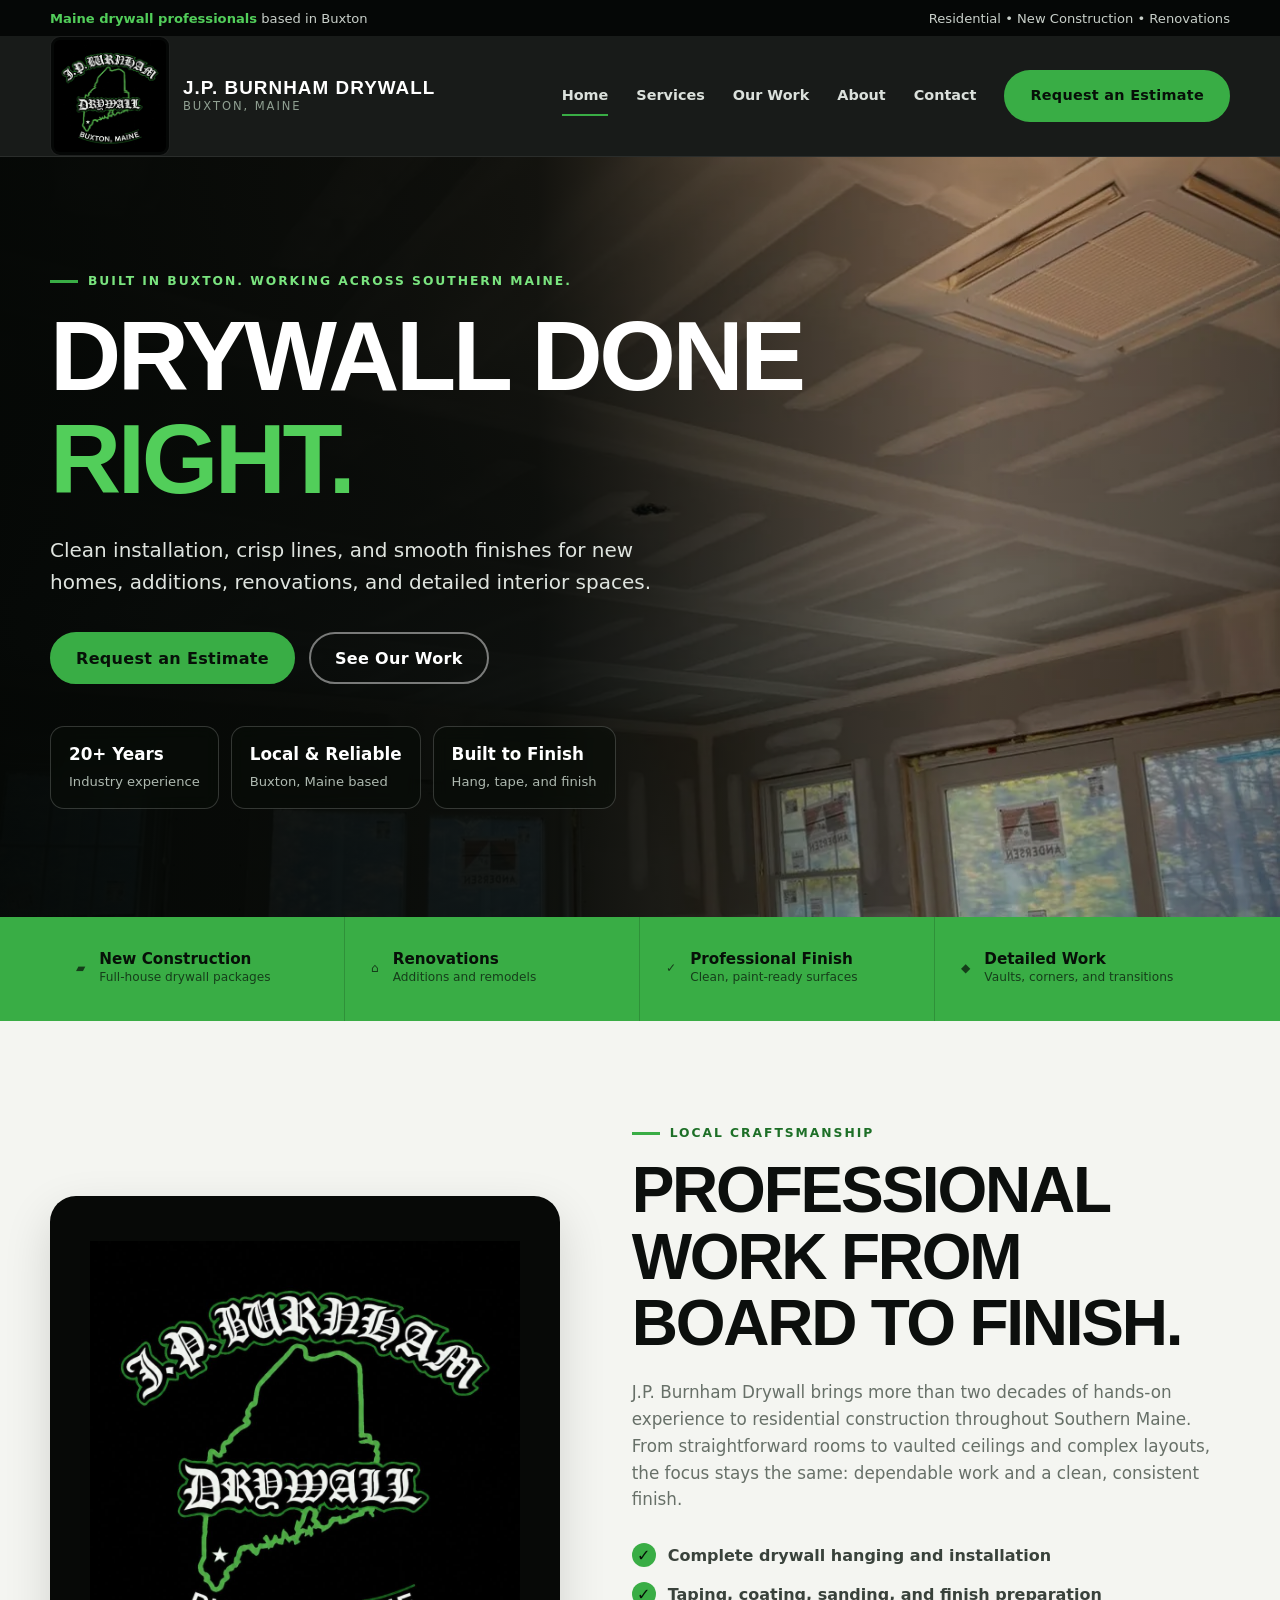
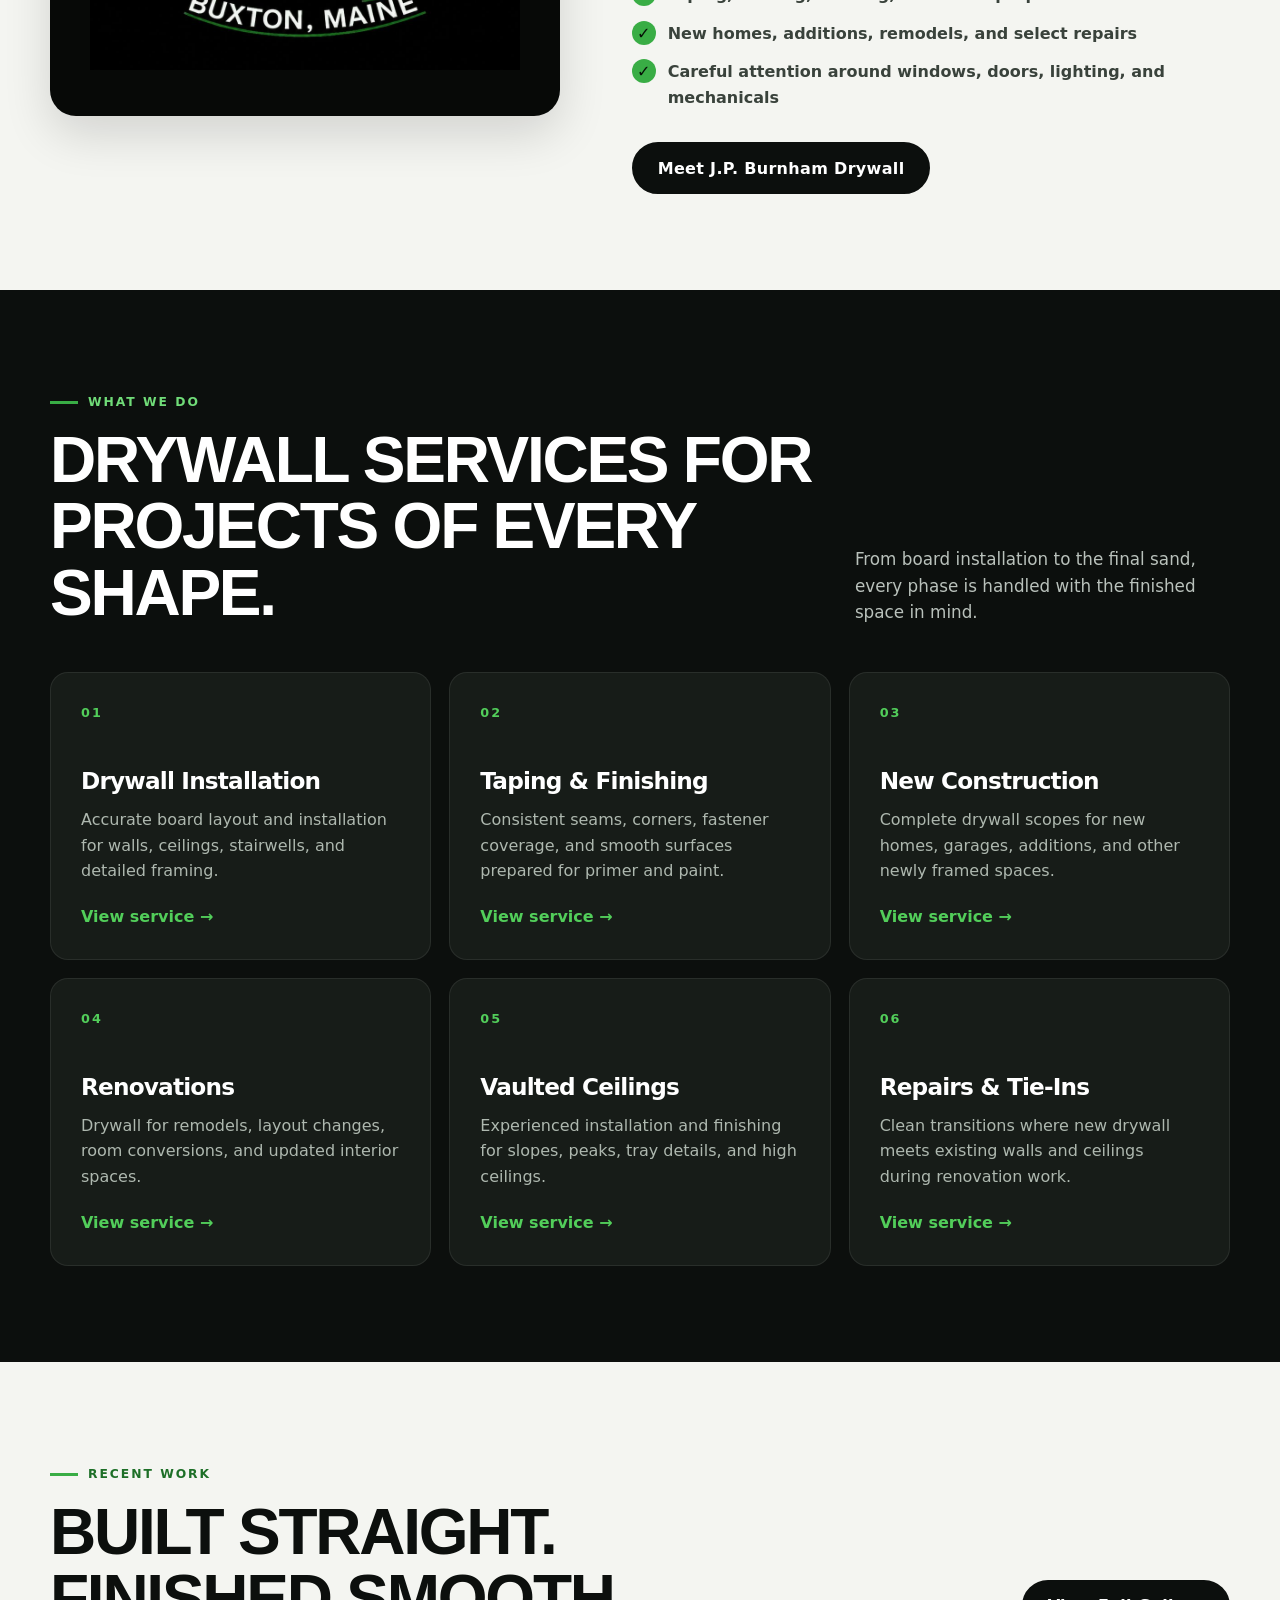
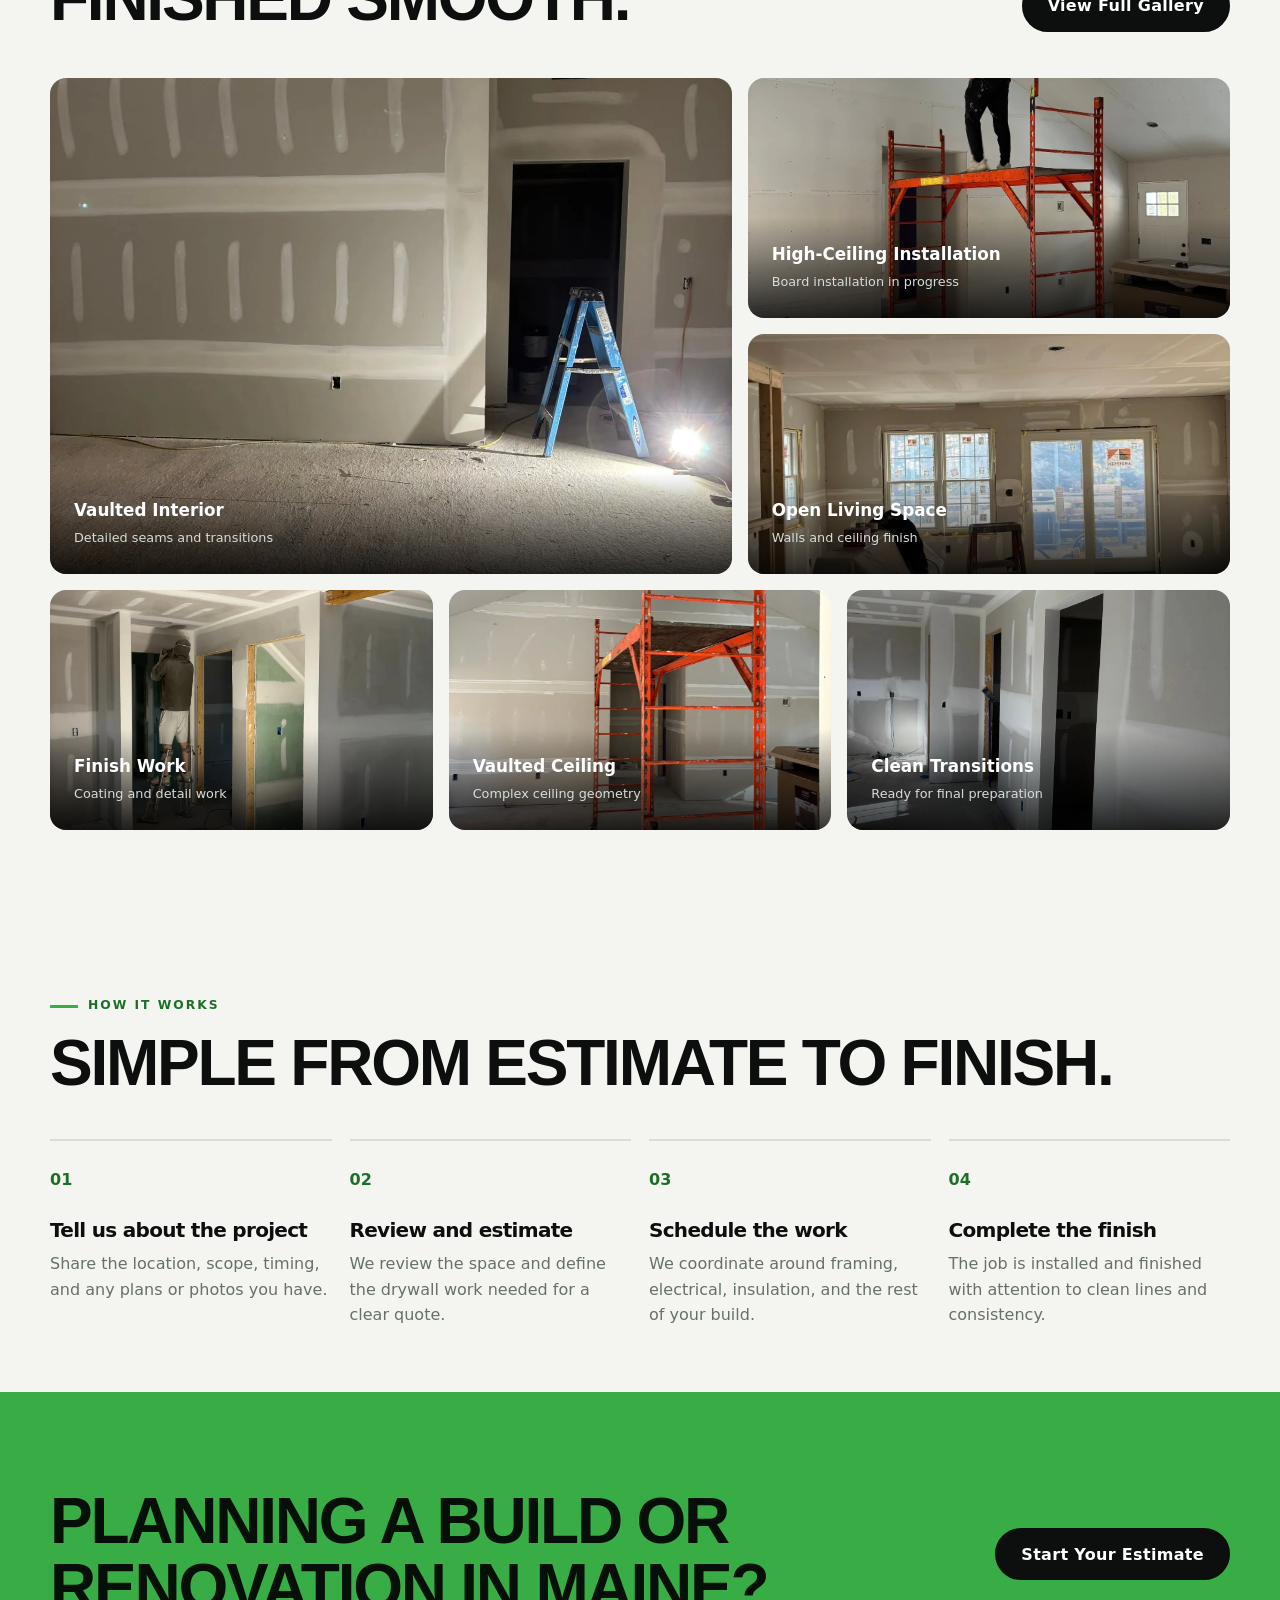
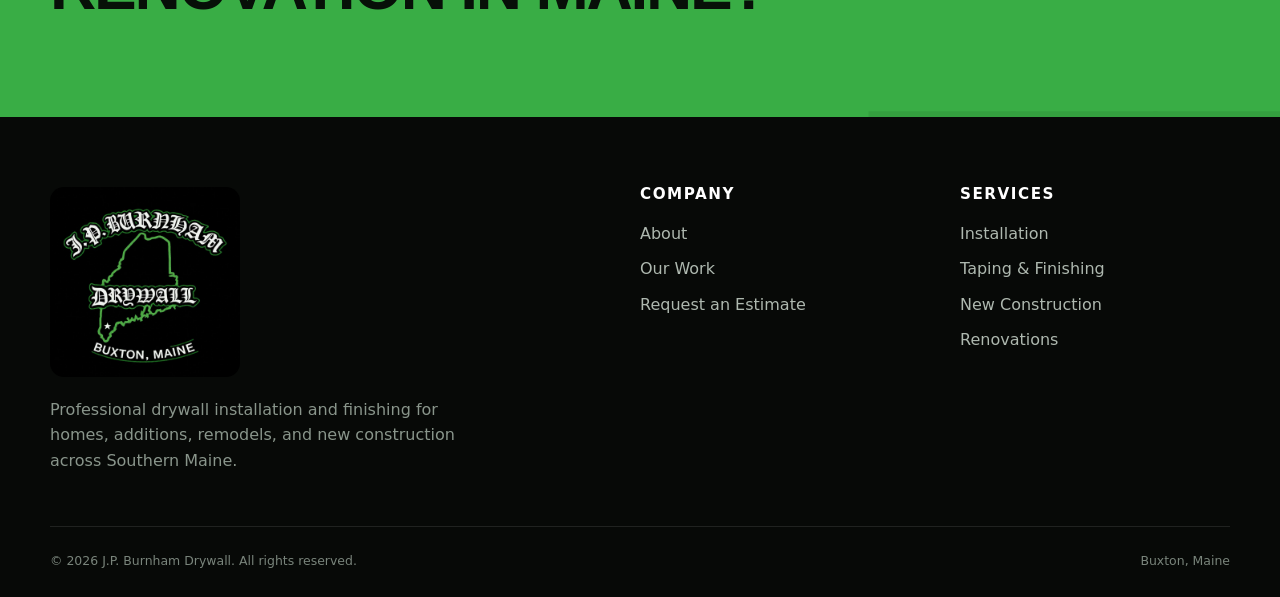
<file: index.html>
<!doctype html>
<html lang="en">
<head>
  <meta charset="utf-8">
  <meta name="viewport" content="width=device-width, initial-scale=1">
  <title>J.P. Burnham Drywall | Buxton, Maine</title>
  <meta name="description" content="Professional drywall installation and finishing for new construction, additions, and renovations in Southern Maine.">
  <meta name="theme-color" content="#0c0f0d">
  <link rel="icon" href="assets/icons/favicon.png">
  <link rel="stylesheet" href="css/styles.css">
</head>
<body>

<a class="skip-link" href="#main">Skip to content</a>
<div class="topbar"><div class="container"><span><strong>Maine drywall professionals</strong> based in Buxton</span><span>Residential • New Construction • Renovations</span></div></div>
<header class="site-header">
  <div class="container nav-wrap">
    <a class="brand" href="index.html" aria-label="J.P. Burnham Drywall home">
      <img src="assets/jpburnham-logo.jpg" alt="J.P. Burnham Drywall logo">
      <span class="brand-text"><strong>J.P. Burnham Drywall</strong><span>Buxton, Maine</span></span>
    </a>
    <button class="nav-toggle" aria-label="Open menu" aria-expanded="false"><span></span></button>
    <nav class="site-nav" aria-label="Primary navigation"><a href="index.html" aria-current="page">Home</a><a href="services.html">Services</a><a href="projects.html">Our Work</a><a href="about.html">About</a><a href="contact.html">Contact</a><a class="button" href="contact.html">Request an Estimate</a></nav>
  </div>
</header>
<main id="main">
<section class="hero">
  <div class="hero-media"><img src="assets/images/work-10.webp" alt="Large drywall project with finished seams and recessed ceiling details"></div>
  <div class="container">
    <div class="hero-copy reveal">
      <span class="eyebrow" style="color:#7ae47f">Built in Buxton. Working across Southern Maine.</span>
      <h1>Drywall done <span>right.</span></h1>
      <p class="lead">Clean installation, crisp lines, and smooth finishes for new homes, additions, renovations, and detailed interior spaces.</p>
      <div class="button-row"><a class="button" href="contact.html">Request an Estimate</a><a class="button button-outline" href="projects.html">See Our Work</a></div>
      <div class="hero-badges"><div class="hero-badge"><strong>20+ Years</strong><span>Industry experience</span></div><div class="hero-badge"><strong>Local & Reliable</strong><span>Buxton, Maine based</span></div><div class="hero-badge"><strong>Built to Finish</strong><span>Hang, tape, and finish</span></div></div>
    </div>
  </div>
</section>
<section class="trust-strip"><div class="container trust-grid"><div class="trust-item"><span class="trust-icon">▰</span><div><strong>New Construction</strong><span>Full-house drywall packages</span></div></div><div class="trust-item"><span class="trust-icon">⌂</span><div><strong>Renovations</strong><span>Additions and remodels</span></div></div><div class="trust-item"><span class="trust-icon">✓</span><div><strong>Professional Finish</strong><span>Clean, paint-ready surfaces</span></div></div><div class="trust-item"><span class="trust-icon">◆</span><div><strong>Detailed Work</strong><span>Vaults, corners, and transitions</span></div></div></div></section>
<section class="section"><div class="container intro-grid"><div class="logo-panel reveal"><img src="assets/jpburnham-logo.jpg" alt="J.P. Burnham Drywall, Buxton Maine"></div><div class="intro-copy reveal"><span class="eyebrow">Local craftsmanship</span><h2>Professional work from board to finish.</h2><p class="copy">J.P. Burnham Drywall brings more than two decades of hands-on experience to residential construction throughout Southern Maine. From straightforward rooms to vaulted ceilings and complex layouts, the focus stays the same: dependable work and a clean, consistent finish.</p><ul class="check-list"><li>Complete drywall hanging and installation</li><li>Taping, coating, sanding, and finish preparation</li><li>New homes, additions, remodels, and select repairs</li><li>Careful attention around windows, doors, lighting, and mechanicals</li></ul><a class="button button-dark" href="about.html">Meet J.P. Burnham Drywall</a></div></div></section>
<section class="section dark-section"><div class="container"><div class="section-head reveal"><div><span class="eyebrow" style="color:#70dc78">What we do</span><h2>Drywall services for projects of every shape.</h2></div><p class="copy">From board installation to the final sand, every phase is handled with the finished space in mind.</p></div><div class="services-grid">
<div class="service-card reveal"><span class="service-number">01</span><h3>Drywall Installation</h3><p>Accurate board layout and installation for walls, ceilings, stairwells, and detailed framing.</p><a href="services.html#installation">View service →</a></div>
<div class="service-card reveal"><span class="service-number">02</span><h3>Taping & Finishing</h3><p>Consistent seams, corners, fastener coverage, and smooth surfaces prepared for primer and paint.</p><a href="services.html#finishing">View service →</a></div>
<div class="service-card reveal"><span class="service-number">03</span><h3>New Construction</h3><p>Complete drywall scopes for new homes, garages, additions, and other newly framed spaces.</p><a href="services.html#new-construction">View service →</a></div>
<div class="service-card reveal"><span class="service-number">04</span><h3>Renovations</h3><p>Drywall for remodels, layout changes, room conversions, and updated interior spaces.</p><a href="services.html#renovations">View service →</a></div>
<div class="service-card reveal"><span class="service-number">05</span><h3>Vaulted Ceilings</h3><p>Experienced installation and finishing for slopes, peaks, tray details, and high ceilings.</p><a href="services.html#details">View service →</a></div>
<div class="service-card reveal"><span class="service-number">06</span><h3>Repairs & Tie-Ins</h3><p>Clean transitions where new drywall meets existing walls and ceilings during renovation work.</p><a href="services.html#repairs">View service →</a></div>
</div></div></section>
<section class="section"><div class="container"><div class="section-head reveal"><div><span class="eyebrow">Recent work</span><h2>Built straight. Finished smooth.</h2></div><a class="button button-dark" href="projects.html">View Full Gallery</a></div><div class="project-grid">
<div class="project-card reveal"><img src="assets/images/work-24.webp" alt="Finished vaulted drywall wall and ceiling" loading="lazy"><div class="project-overlay"><strong>Vaulted Interior</strong><span>Detailed seams and transitions</span></div></div>
<div class="project-card reveal"><img src="assets/images/work-28.webp" alt="Drywall installation using rolling scaffold" loading="lazy"><div class="project-overlay"><strong>High-Ceiling Installation</strong><span>Board installation in progress</span></div></div>
<div class="project-card reveal"><img src="assets/images/work-13.webp" alt="Large finished drywall room" loading="lazy"><div class="project-overlay"><strong>Open Living Space</strong><span>Walls and ceiling finish</span></div></div>
<div class="project-card reveal"><img src="assets/images/work-25.webp" alt="Drywall finisher working on interior corner" loading="lazy"><div class="project-overlay"><strong>Finish Work</strong><span>Coating and detail work</span></div></div>
<div class="project-card reveal"><img src="assets/images/work-21.webp" alt="Vaulted drywall room with scaffold" loading="lazy"><div class="project-overlay"><strong>Vaulted Ceiling</strong><span>Complex ceiling geometry</span></div></div>
<div class="project-card reveal"><img src="assets/images/work-31.webp" alt="Finished drywall hallway with clean corners" loading="lazy"><div class="project-overlay"><strong>Clean Transitions</strong><span>Ready for final preparation</span></div></div>
</div></div></section>
<section class="section-tight"><div class="container"><span class="eyebrow">How it works</span><h2>Simple from estimate to finish.</h2><div class="process-grid"><div class="process-step reveal"><span>01</span><h3>Tell us about the project</h3><p>Share the location, scope, timing, and any plans or photos you have.</p></div><div class="process-step reveal"><span>02</span><h3>Review and estimate</h3><p>We review the space and define the drywall work needed for a clear quote.</p></div><div class="process-step reveal"><span>03</span><h3>Schedule the work</h3><p>We coordinate around framing, electrical, insulation, and the rest of your build.</p></div><div class="process-step reveal"><span>04</span><h3>Complete the finish</h3><p>The job is installed and finished with attention to clean lines and consistency.</p></div></div></div></section>
<section class="section cta"><div class="container cta-grid"><h2>Planning a build or renovation in Maine?</h2><a class="button button-dark" href="contact.html">Start Your Estimate</a></div></section>
</main>

<footer class="footer">
  <div class="container">
    <div class="footer-grid">
      <div class="footer-brand">
        <img src="assets/jpburnham-logo.jpg" alt="J.P. Burnham Drywall">
        <p>Professional drywall installation and finishing for homes, additions, remodels, and new construction across Southern Maine.</p>
      </div>
      <div><h3>Company</h3><div class="footer-links"><a href="about.html">About</a><a href="projects.html">Our Work</a><a href="contact.html">Request an Estimate</a></div></div>
      <div><h3>Services</h3><div class="footer-links"><a href="services.html#installation">Installation</a><a href="services.html#finishing">Taping & Finishing</a><a href="services.html#new-construction">New Construction</a><a href="services.html#renovations">Renovations</a></div></div>
    </div>
    <div class="footer-bottom"><p>© <span data-year></span> J.P. Burnham Drywall. All rights reserved.</p><span>Buxton, Maine</span></div>
  </div>
</footer>
<script src="js/main.js"></script>
</body>
</html>
</file>
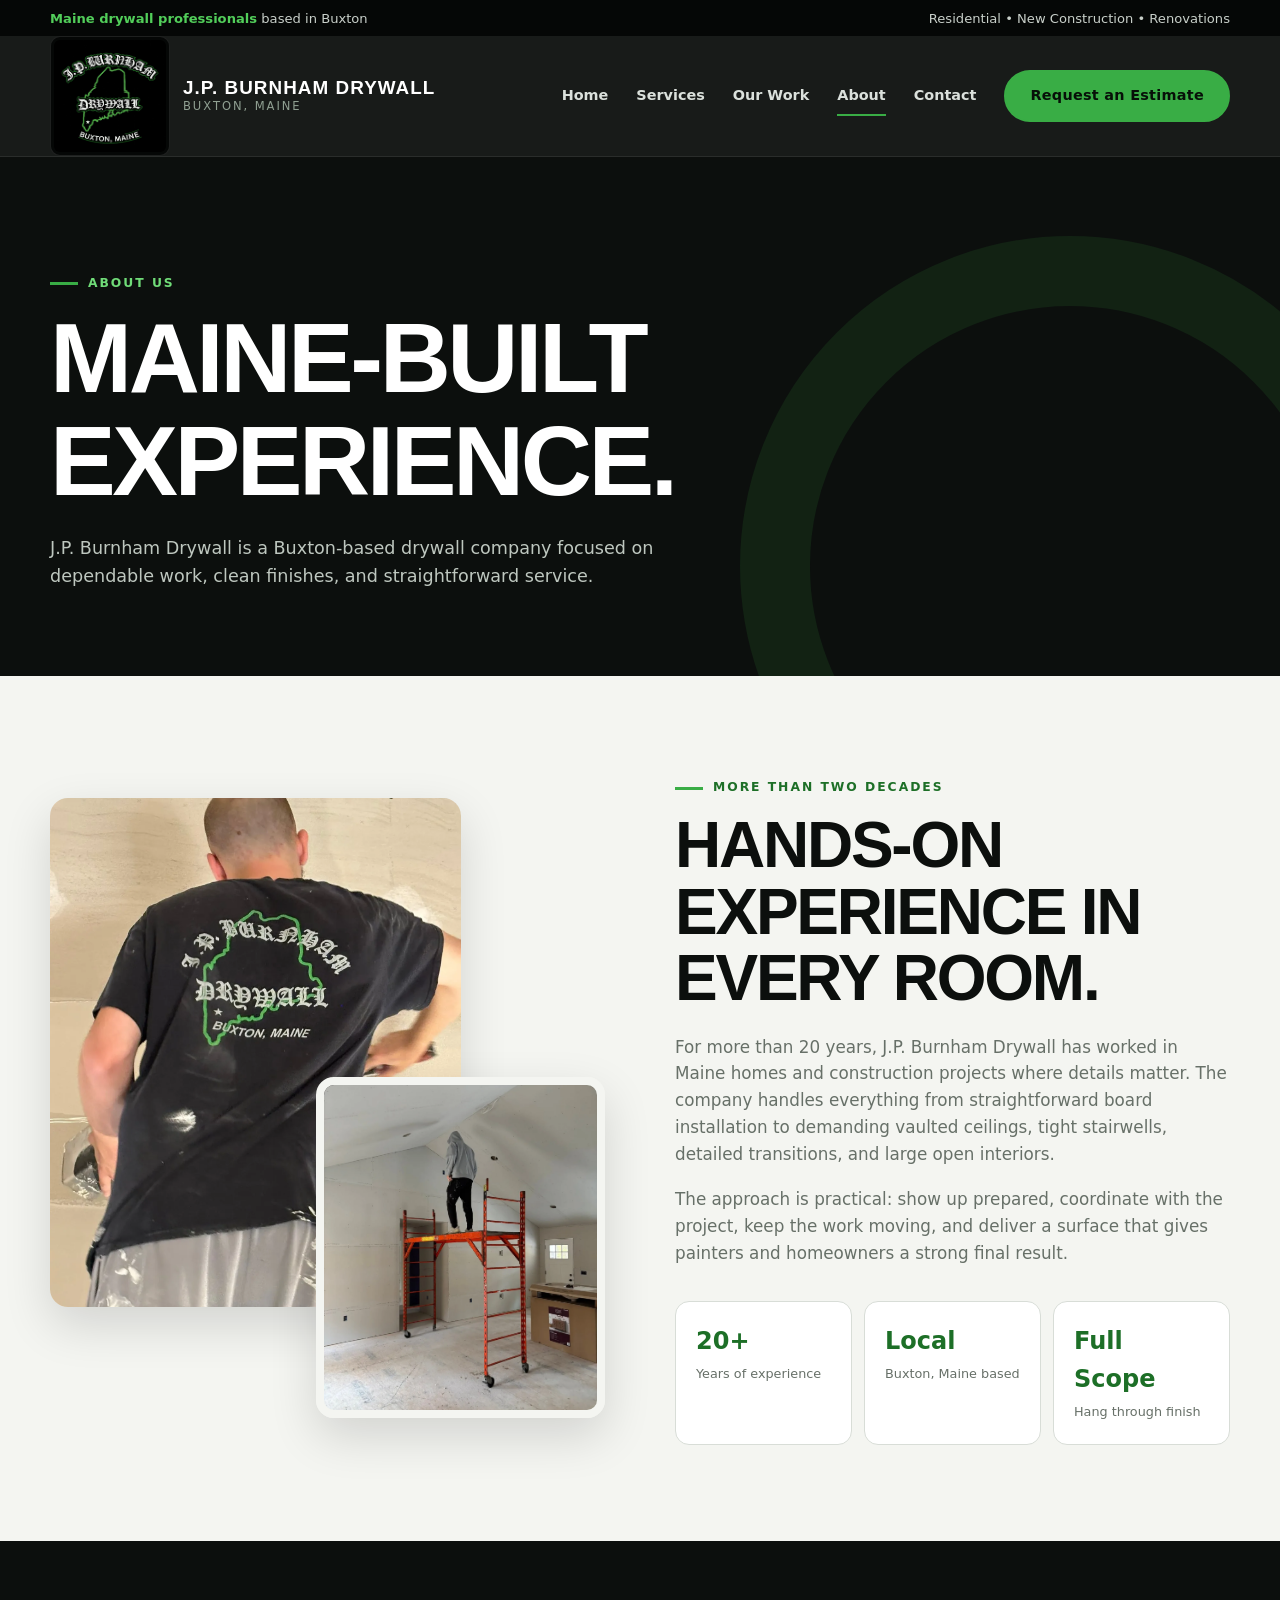
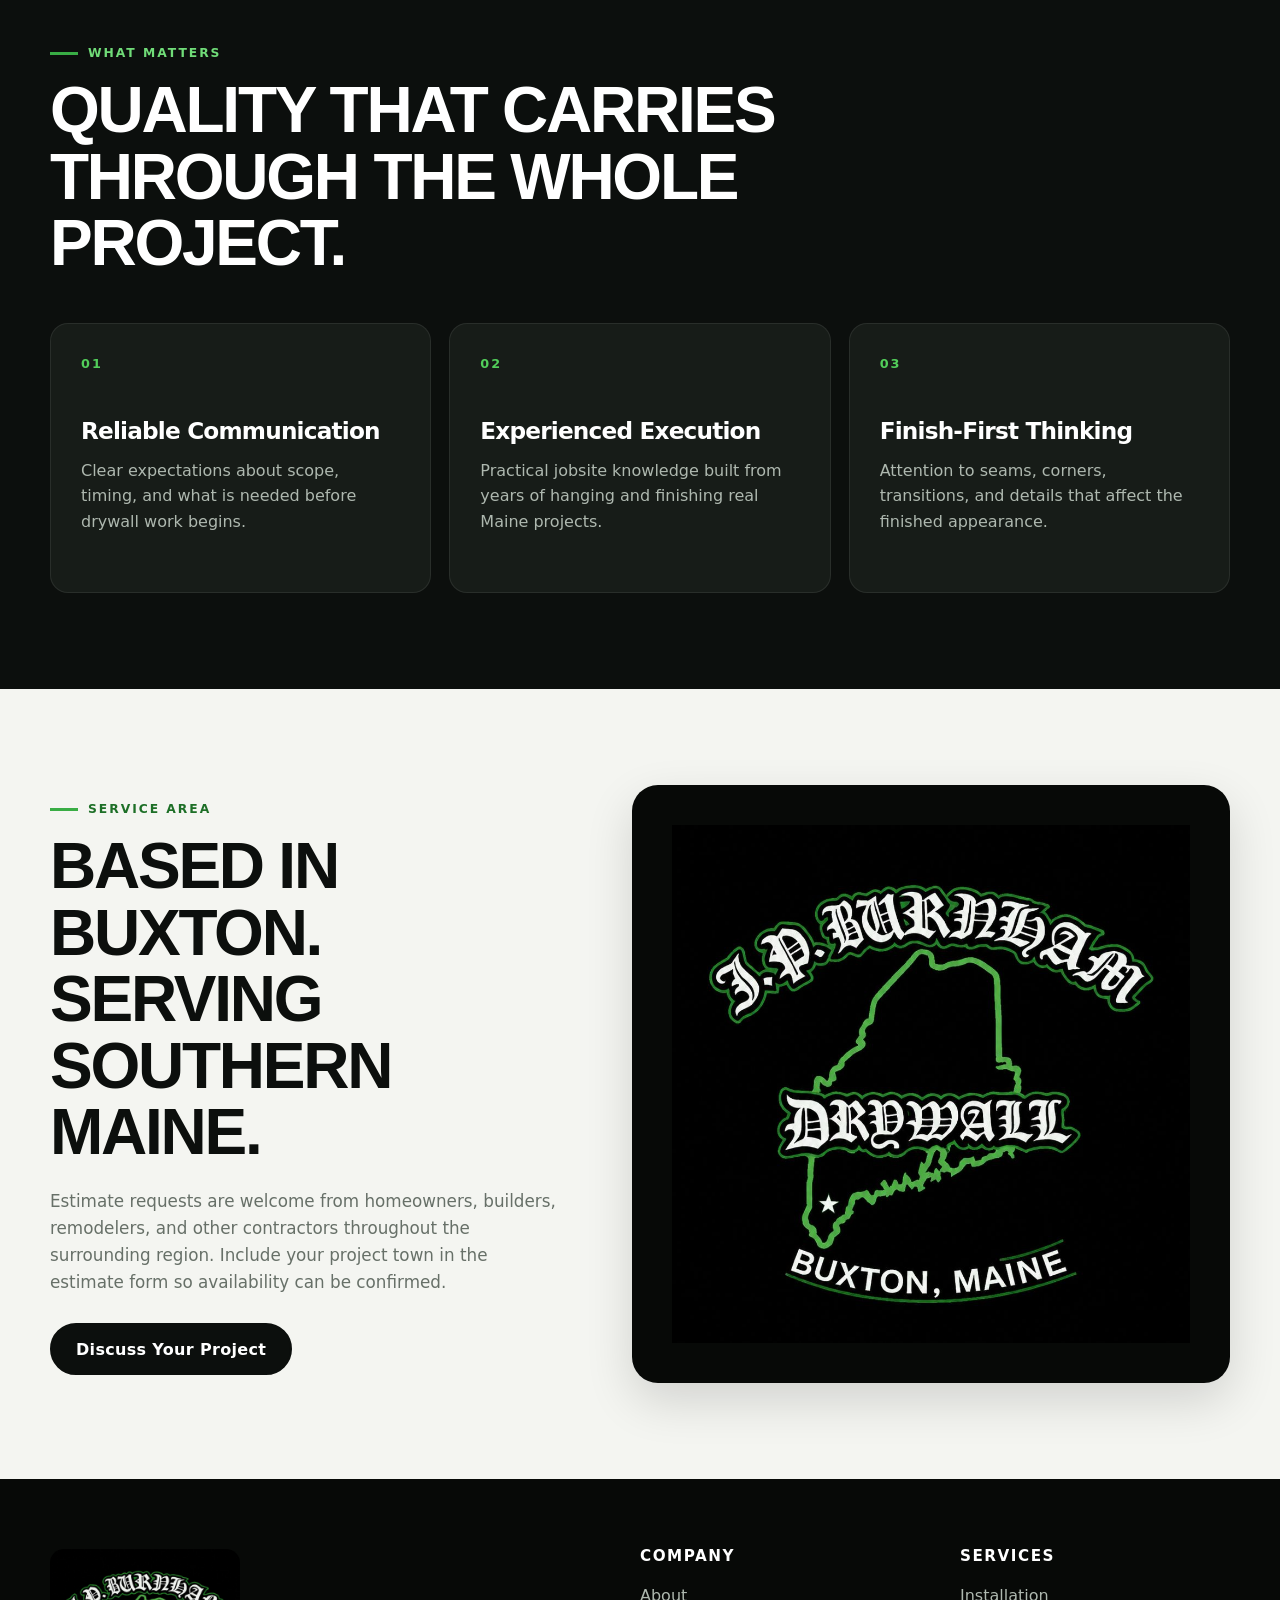
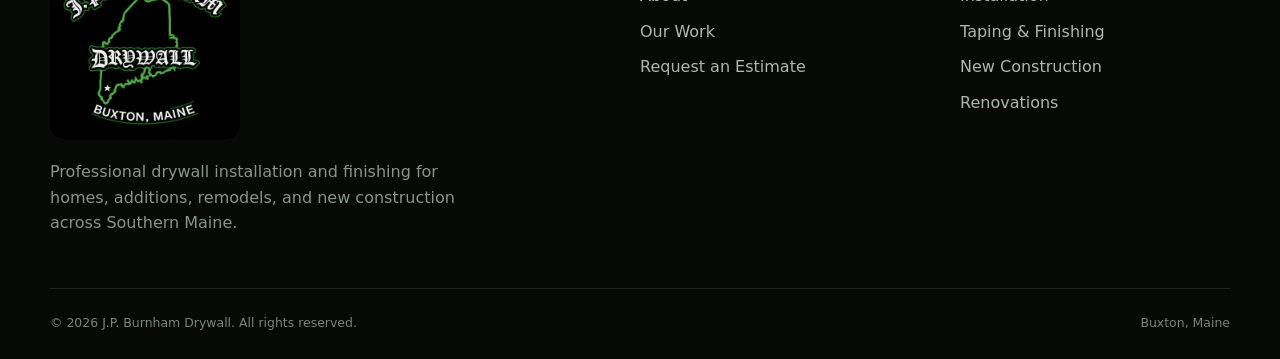
<file: about.html>
<!doctype html>
<html lang="en">
<head>
  <meta charset="utf-8">
  <meta name="viewport" content="width=device-width, initial-scale=1">
  <title>About J.P. Burnham Drywall | Buxton, Maine</title>
  <meta name="description" content="Learn about J.P. Burnham Drywall, a local Buxton, Maine drywall company with more than 20 years of industry experience.">
  <meta name="theme-color" content="#0c0f0d">
  <link rel="icon" href="assets/icons/favicon.png">
  <link rel="stylesheet" href="css/styles.css">
</head>
<body>

<a class="skip-link" href="#main">Skip to content</a>
<div class="topbar"><div class="container"><span><strong>Maine drywall professionals</strong> based in Buxton</span><span>Residential • New Construction • Renovations</span></div></div>
<header class="site-header">
  <div class="container nav-wrap">
    <a class="brand" href="index.html" aria-label="J.P. Burnham Drywall home">
      <img src="assets/jpburnham-logo.jpg" alt="J.P. Burnham Drywall logo">
      <span class="brand-text"><strong>J.P. Burnham Drywall</strong><span>Buxton, Maine</span></span>
    </a>
    <button class="nav-toggle" aria-label="Open menu" aria-expanded="false"><span></span></button>
    <nav class="site-nav" aria-label="Primary navigation"><a href="index.html">Home</a><a href="services.html">Services</a><a href="projects.html">Our Work</a><a href="about.html" aria-current="page">About</a><a href="contact.html">Contact</a><a class="button" href="contact.html">Request an Estimate</a></nav>
  </div>
</header>
<main id="main">
<section class="page-hero"><div class="container"><span class="eyebrow" style="color:#70dc78">About us</span><h1>Maine-built experience.</h1><p>J.P. Burnham Drywall is a Buxton-based drywall company focused on dependable work, clean finishes, and straightforward service.</p></div></section>
<section class="section"><div class="container split"><div class="photo-stack reveal"><img src="assets/images/work-01.webp" alt="J.P. Burnham Drywall team member wearing company shirt" loading="lazy"><img src="assets/images/work-28.webp" alt="Drywall installation on a vaulted ceiling" loading="lazy"></div><div class="reveal"><span class="eyebrow">More than two decades</span><h2>Hands-on experience in every room.</h2><p class="copy" style="margin-top:22px">For more than 20 years, J.P. Burnham Drywall has worked in Maine homes and construction projects where details matter. The company handles everything from straightforward board installation to demanding vaulted ceilings, tight stairwells, detailed transitions, and large open interiors.</p><p class="copy" style="margin-top:18px">The approach is practical: show up prepared, coordinate with the project, keep the work moving, and deliver a surface that gives painters and homeowners a strong final result.</p><div class="stats"><div class="stat"><strong>20+</strong><span>Years of experience</span></div><div class="stat"><strong>Local</strong><span>Buxton, Maine based</span></div><div class="stat"><strong>Full Scope</strong><span>Hang through finish</span></div></div></div></div></section>
<section class="section dark-section"><div class="container"><div class="section-head"><div><span class="eyebrow" style="color:#70dc78">What matters</span><h2>Quality that carries through the whole project.</h2></div></div><div class="services-grid"><div class="service-card reveal"><span class="service-number">01</span><h3>Reliable Communication</h3><p>Clear expectations about scope, timing, and what is needed before drywall work begins.</p></div><div class="service-card reveal"><span class="service-number">02</span><h3>Experienced Execution</h3><p>Practical jobsite knowledge built from years of hanging and finishing real Maine projects.</p></div><div class="service-card reveal"><span class="service-number">03</span><h3>Finish-First Thinking</h3><p>Attention to seams, corners, transitions, and details that affect the finished appearance.</p></div></div></div></section>
<section class="section"><div class="container intro-grid"><div class="reveal"><span class="eyebrow">Service area</span><h2>Based in Buxton. Serving Southern Maine.</h2><p class="copy" style="margin-top:22px">Estimate requests are welcome from homeowners, builders, remodelers, and other contractors throughout the surrounding region. Include your project town in the estimate form so availability can be confirmed.</p><a class="button button-dark" href="contact.html" style="margin-top:28px">Discuss Your Project</a></div><div class="logo-panel reveal"><img src="assets/jpburnham-logo.jpg" alt="J.P. Burnham Drywall logo"></div></div></section>
</main>

<footer class="footer">
  <div class="container">
    <div class="footer-grid">
      <div class="footer-brand">
        <img src="assets/jpburnham-logo.jpg" alt="J.P. Burnham Drywall">
        <p>Professional drywall installation and finishing for homes, additions, remodels, and new construction across Southern Maine.</p>
      </div>
      <div><h3>Company</h3><div class="footer-links"><a href="about.html">About</a><a href="projects.html">Our Work</a><a href="contact.html">Request an Estimate</a></div></div>
      <div><h3>Services</h3><div class="footer-links"><a href="services.html#installation">Installation</a><a href="services.html#finishing">Taping & Finishing</a><a href="services.html#new-construction">New Construction</a><a href="services.html#renovations">Renovations</a></div></div>
    </div>
    <div class="footer-bottom"><p>© <span data-year></span> J.P. Burnham Drywall. All rights reserved.</p><span>Buxton, Maine</span></div>
  </div>
</footer>
<script src="js/main.js"></script>
</body>
</html>
</file>
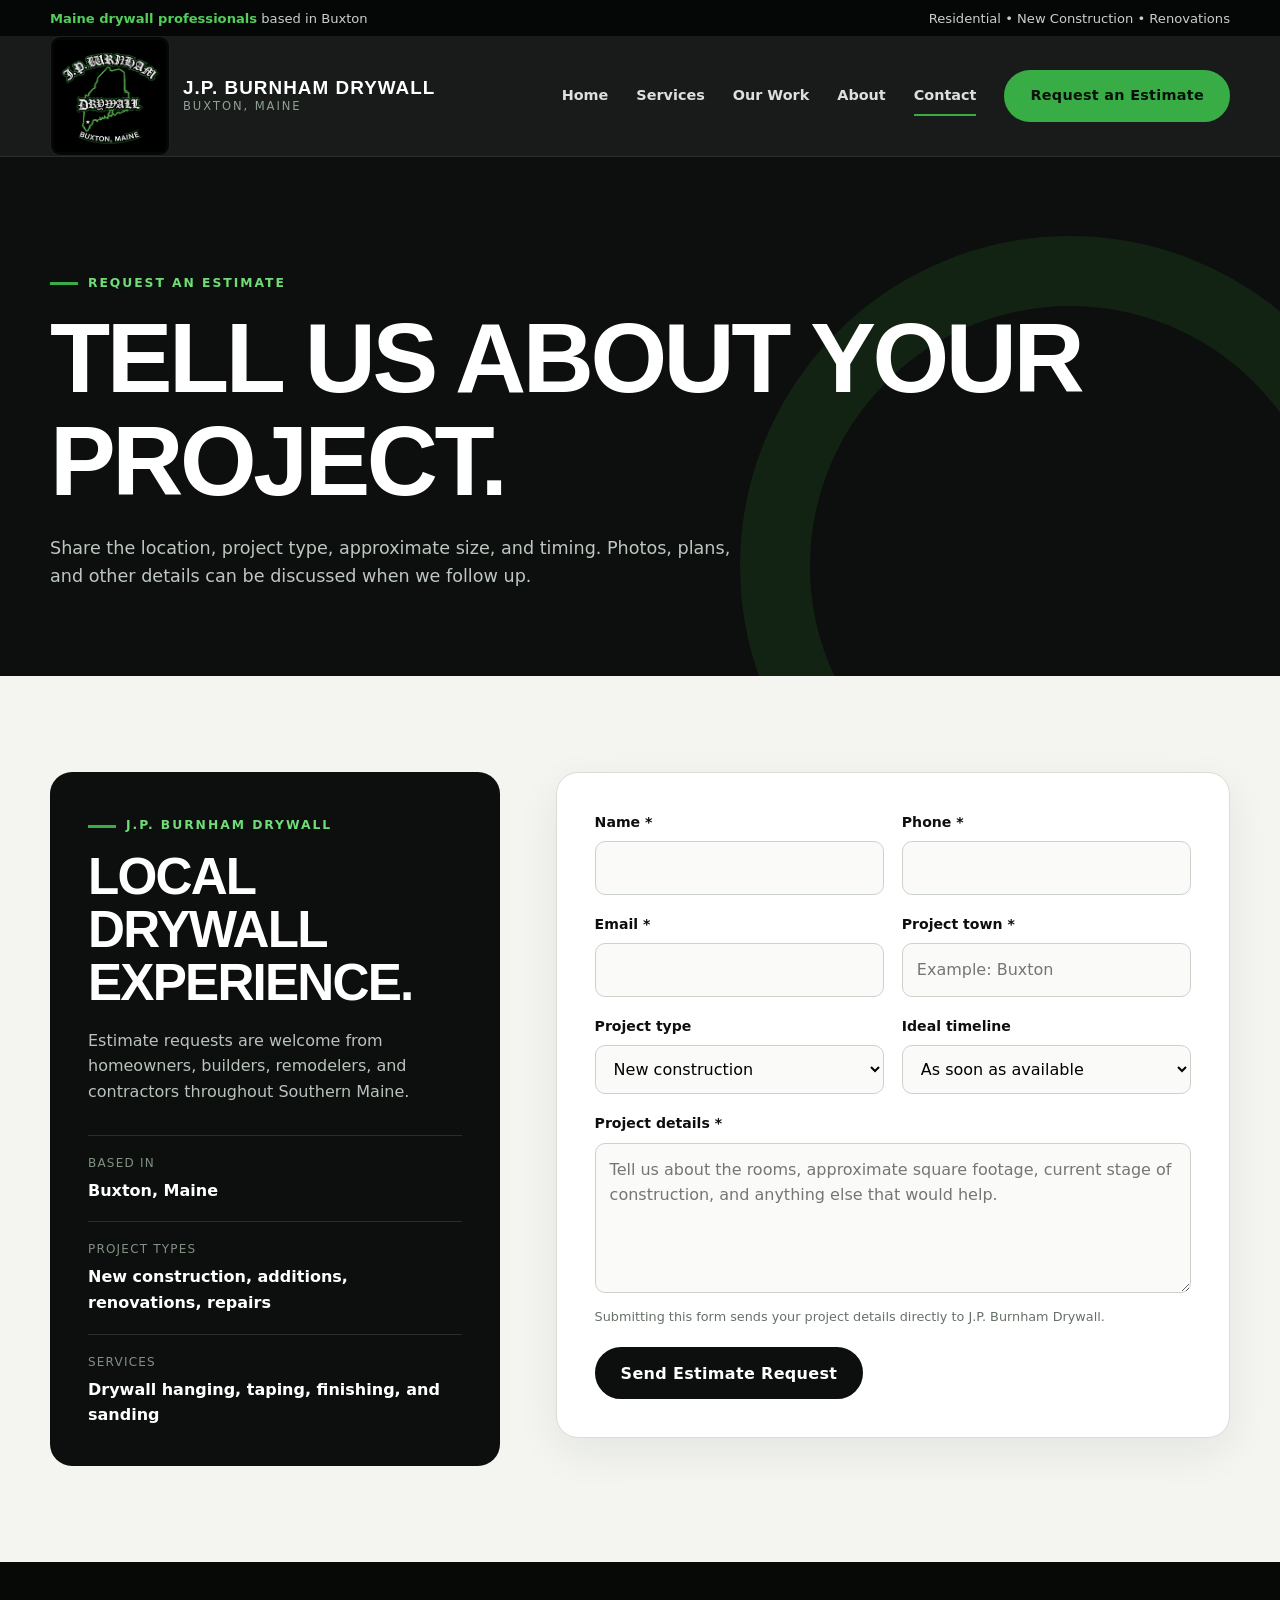
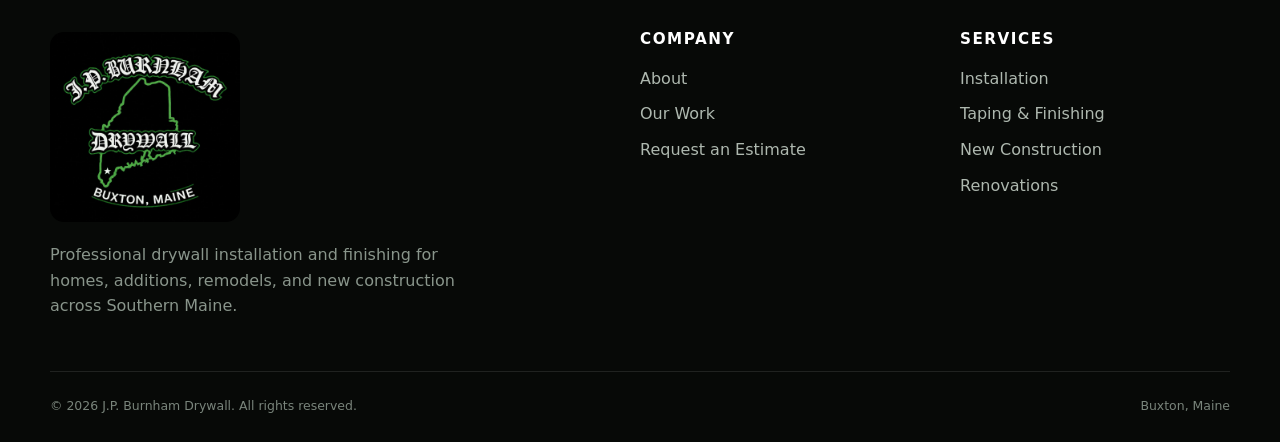
<file: contact.html>
<!doctype html>
<html lang="en">
<head>
  <meta charset="utf-8">
  <meta name="viewport" content="width=device-width, initial-scale=1">
  <title>Request a Drywall Estimate | J.P. Burnham Drywall</title>
  <meta name="description" content="Request an estimate from J.P. Burnham Drywall for new construction, additions, renovations, and drywall finishing in Southern Maine.">
  <meta name="theme-color" content="#0c0f0d">
  <link rel="icon" href="assets/icons/favicon.png">
  <link rel="stylesheet" href="css/styles.css">
</head>
<body>

<a class="skip-link" href="#main">Skip to content</a>
<div class="topbar"><div class="container"><span><strong>Maine drywall professionals</strong> based in Buxton</span><span>Residential • New Construction • Renovations</span></div></div>
<header class="site-header">
  <div class="container nav-wrap">
    <a class="brand" href="index.html" aria-label="J.P. Burnham Drywall home">
      <img src="assets/jpburnham-logo.jpg" alt="J.P. Burnham Drywall logo">
      <span class="brand-text"><strong>J.P. Burnham Drywall</strong><span>Buxton, Maine</span></span>
    </a>
    <button class="nav-toggle" aria-label="Open menu" aria-expanded="false"><span></span></button>
    <nav class="site-nav" aria-label="Primary navigation"><a href="index.html">Home</a><a href="services.html">Services</a><a href="projects.html">Our Work</a><a href="about.html">About</a><a href="contact.html" aria-current="page">Contact</a><a class="button" href="contact.html">Request an Estimate</a></nav>
  </div>
</header>
<main id="main">
<section class="page-hero"><div class="container"><span class="eyebrow" style="color:#70dc78">Request an estimate</span><h1>Tell us about your project.</h1><p>Share the location, project type, approximate size, and timing. Photos, plans, and other details can be discussed when we follow up.</p></div></section>
<section class="section"><div class="container contact-grid"><aside class="contact-card reveal"><span class="eyebrow" style="color:#70dc78">J.P. Burnham Drywall</span><h2 style="font-size:clamp(2rem,4vw,3.4rem)">Local drywall experience.</h2><p style="margin-top:18px">Estimate requests are welcome from homeowners, builders, remodelers, and contractors throughout Southern Maine.</p><div class="contact-details"><div class="contact-detail"><span>Based in</span><strong>Buxton, Maine</strong></div><div class="contact-detail"><span>Project types</span><strong>New construction, additions, renovations, repairs</strong></div><div class="contact-detail"><span>Services</span><strong>Drywall hanging, taping, finishing, and sanding</strong></div></div></aside>
<form id="quote-form" class="quote-form reveal" action="https://formsubmit.co/krpelletier33@gmail.com" data-email-endpoint="https://formsubmit.co/ajax/krpelletier33@gmail.com" method="POST">
<input type="hidden" name="_subject" value="New J.P. Burnham Drywall Estimate Request">
<input type="hidden" name="_template" value="table">
<input type="hidden" name="_captcha" value="false">
<input type="text" name="_honey" style="display:none" tabindex="-1" autocomplete="off">
<div class="form-grid">
<div class="form-field"><label for="name">Name *</label><input id="name" name="Name" required autocomplete="name"></div>
<div class="form-field"><label for="phone">Phone *</label><input id="phone" name="Phone" type="tel" required autocomplete="tel"></div>
<div class="form-field"><label for="email">Email *</label><input id="email" name="Email" type="email" required autocomplete="email"></div>
<div class="form-field"><label for="town">Project town *</label><input id="town" name="Project town" required placeholder="Example: Buxton" autocomplete="address-level2"></div>
<div class="form-field"><label for="project-type">Project type</label><select id="project-type" name="Project type"><option>New construction</option><option>Addition</option><option>Renovation / remodel</option><option>Repair / tie-in</option><option>Other</option></select></div>
<div class="form-field"><label for="timeline">Ideal timeline</label><select id="timeline" name="Ideal timeline"><option>As soon as available</option><option>Within 30 days</option><option>1–3 months</option><option>3+ months</option><option>Still planning</option></select></div>
<div class="form-field full"><label for="details">Project details *</label><textarea id="details" name="Project details" required placeholder="Tell us about the rooms, approximate square footage, current stage of construction, and anything else that would help."></textarea></div>
</div>
<p class="form-note">Submitting this form sends your project details directly to J.P. Burnham Drywall.</p>
<button class="button button-dark" type="submit">Send Estimate Request</button>
<div class="form-status" role="status" aria-live="polite"></div>
</form></div></section>
</main>

<footer class="footer">
  <div class="container">
    <div class="footer-grid">
      <div class="footer-brand">
        <img src="assets/jpburnham-logo.jpg" alt="J.P. Burnham Drywall">
        <p>Professional drywall installation and finishing for homes, additions, remodels, and new construction across Southern Maine.</p>
      </div>
      <div><h3>Company</h3><div class="footer-links"><a href="about.html">About</a><a href="projects.html">Our Work</a><a href="contact.html">Request an Estimate</a></div></div>
      <div><h3>Services</h3><div class="footer-links"><a href="services.html#installation">Installation</a><a href="services.html#finishing">Taping & Finishing</a><a href="services.html#new-construction">New Construction</a><a href="services.html#renovations">Renovations</a></div></div>
    </div>
    <div class="footer-bottom"><p>© <span data-year></span> J.P. Burnham Drywall. All rights reserved.</p><span>Buxton, Maine</span></div>
  </div>
</footer>
<script src="js/main.js"></script>
</body>
</html>
</file>
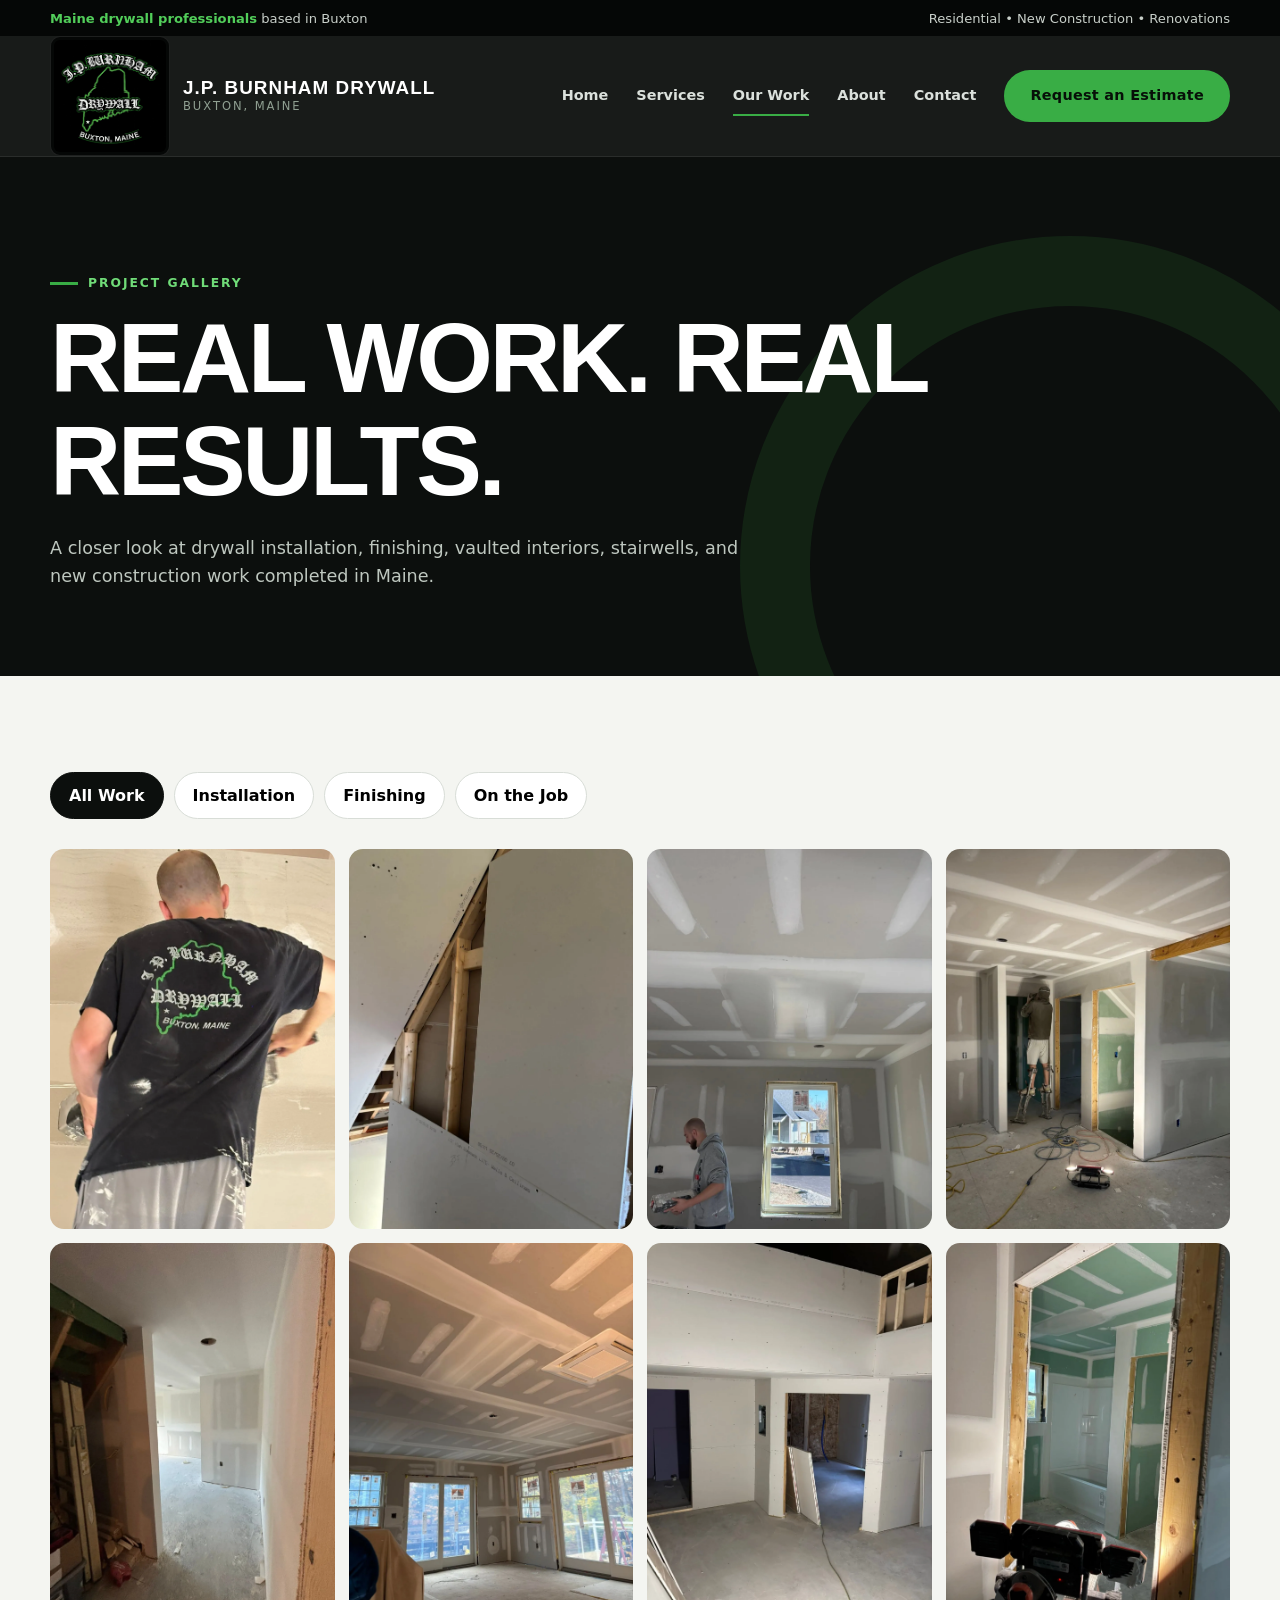
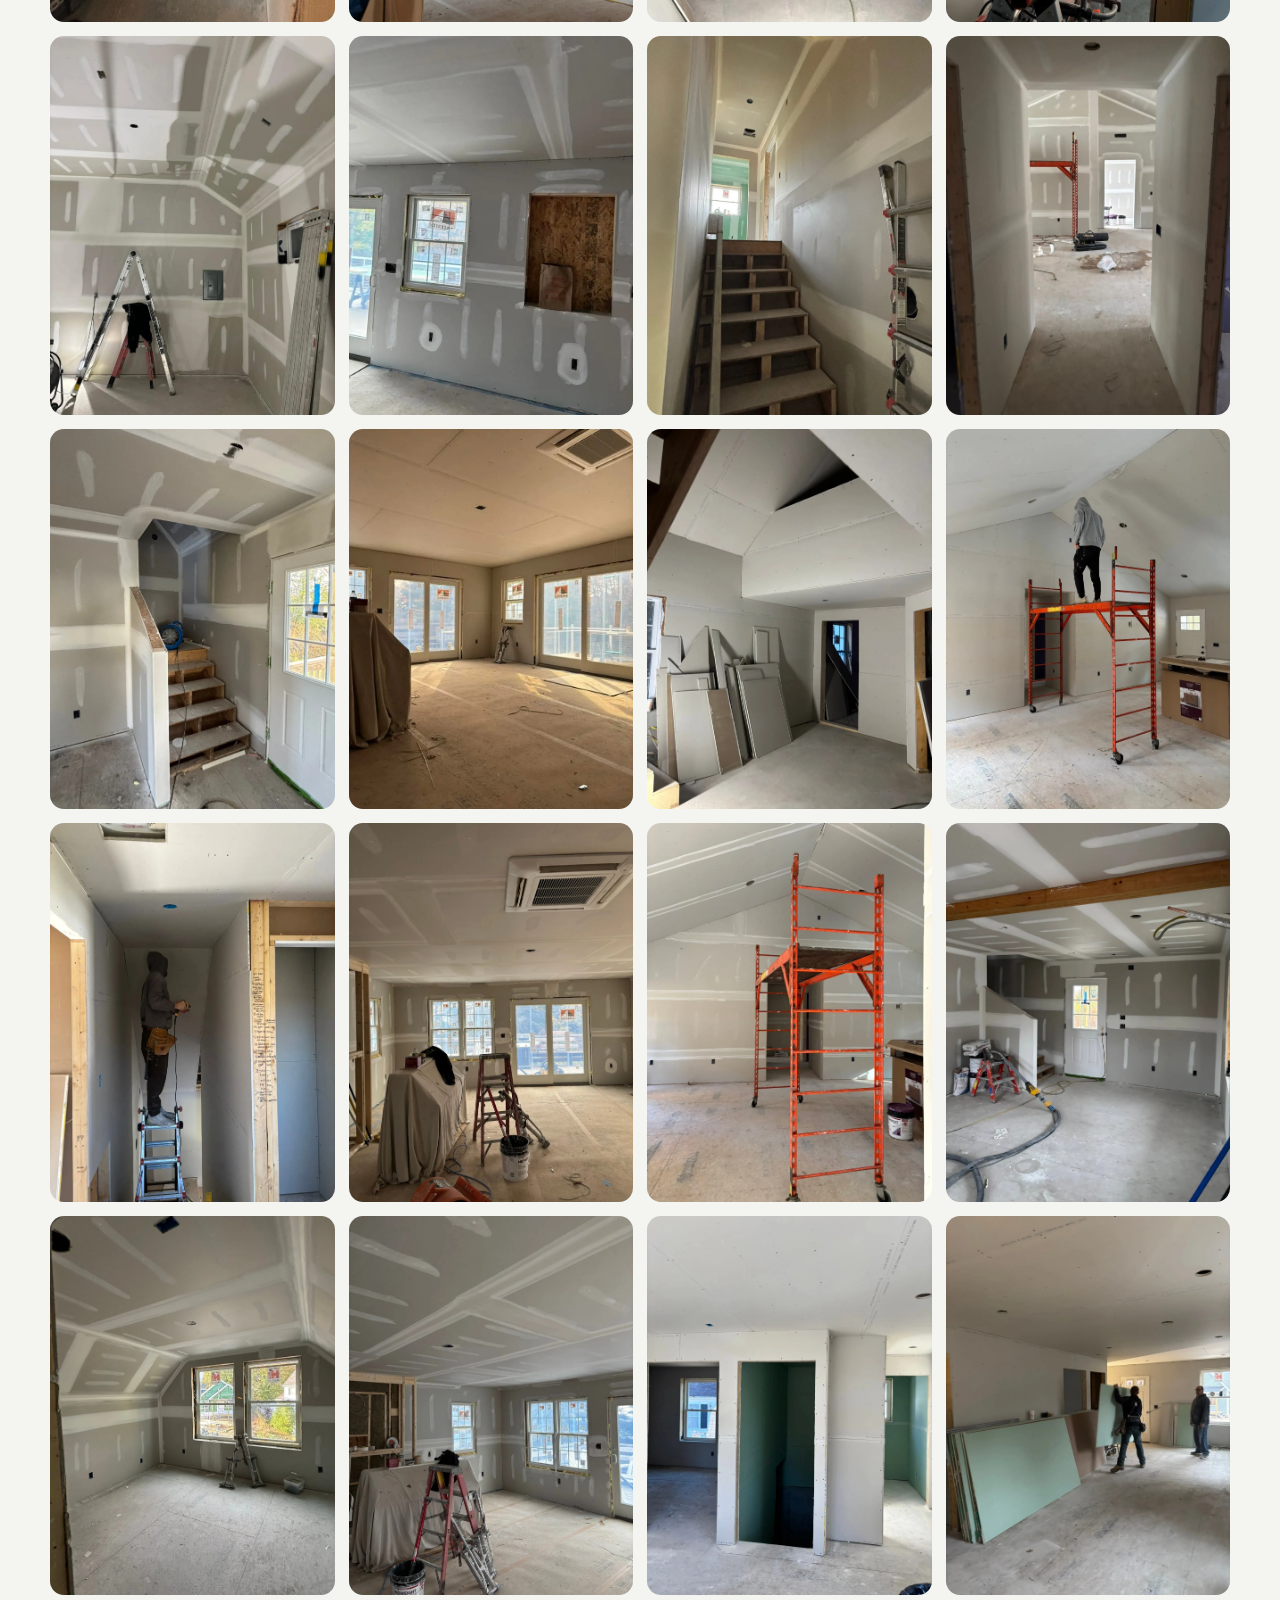
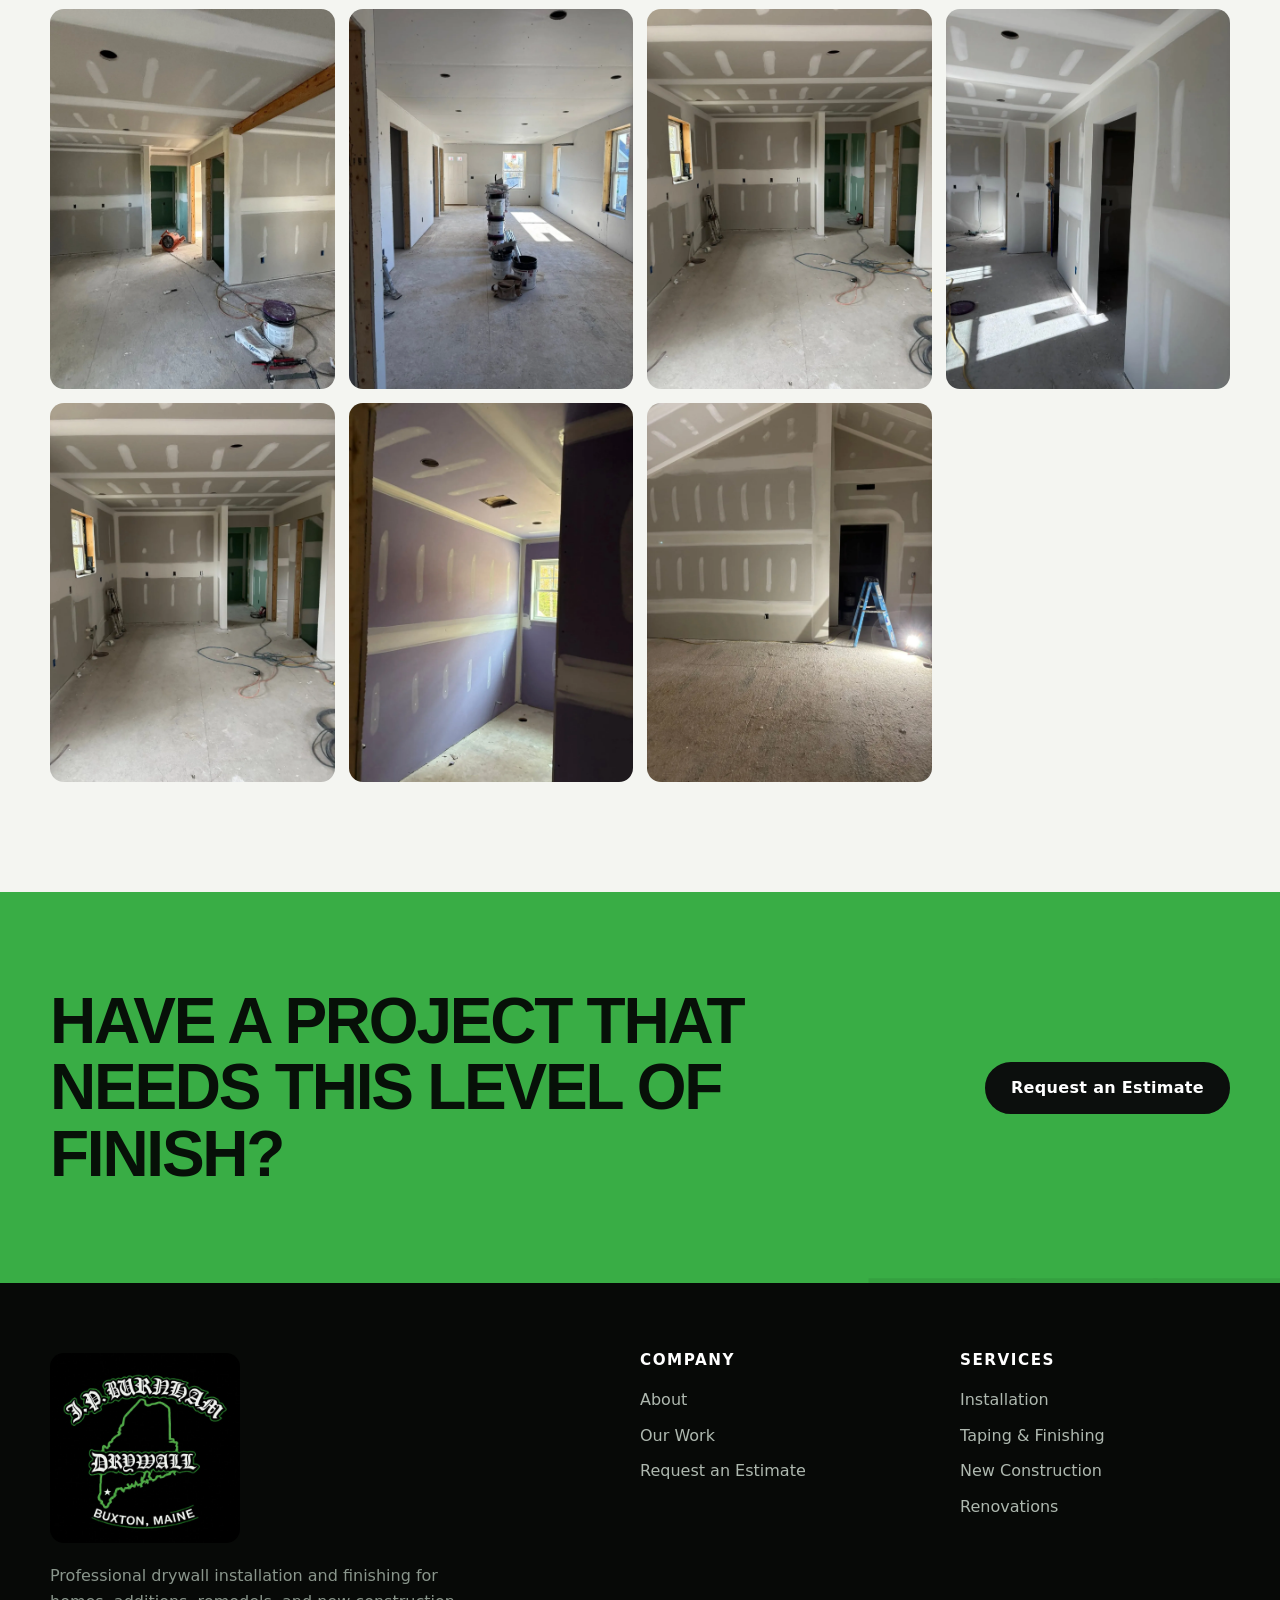
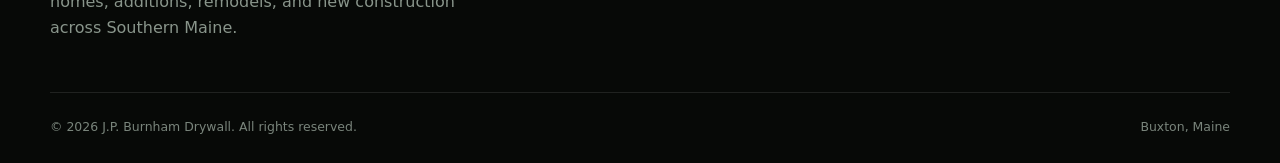
<file: projects.html>
<!doctype html>
<html lang="en">
<head>
  <meta charset="utf-8">
  <meta name="viewport" content="width=device-width, initial-scale=1">
  <title>Drywall Project Gallery | J.P. Burnham Drywall</title>
  <meta name="description" content="View drywall installation and finishing projects by J.P. Burnham Drywall in Southern Maine.">
  <meta name="theme-color" content="#0c0f0d">
  <link rel="icon" href="assets/icons/favicon.png">
  <link rel="stylesheet" href="css/styles.css">
</head>
<body>

<a class="skip-link" href="#main">Skip to content</a>
<div class="topbar"><div class="container"><span><strong>Maine drywall professionals</strong> based in Buxton</span><span>Residential • New Construction • Renovations</span></div></div>
<header class="site-header">
  <div class="container nav-wrap">
    <a class="brand" href="index.html" aria-label="J.P. Burnham Drywall home">
      <img src="assets/jpburnham-logo.jpg" alt="J.P. Burnham Drywall logo">
      <span class="brand-text"><strong>J.P. Burnham Drywall</strong><span>Buxton, Maine</span></span>
    </a>
    <button class="nav-toggle" aria-label="Open menu" aria-expanded="false"><span></span></button>
    <nav class="site-nav" aria-label="Primary navigation"><a href="index.html">Home</a><a href="services.html">Services</a><a href="projects.html" aria-current="page">Our Work</a><a href="about.html">About</a><a href="contact.html">Contact</a><a class="button" href="contact.html">Request an Estimate</a></nav>
  </div>
</header>
<main id="main">
<section class="page-hero"><div class="container"><span class="eyebrow" style="color:#70dc78">Project gallery</span><h1>Real work. Real results.</h1><p>A closer look at drywall installation, finishing, vaulted interiors, stairwells, and new construction work completed in Maine.</p></div></section>
<section class="section"><div class="container"><div class="gallery-controls" aria-label="Gallery filters"><button class="filter-btn active" data-filter="all">All Work</button><button class="filter-btn" data-filter="hanging">Installation</button><button class="filter-btn" data-filter="finish">Finishing</button><button class="filter-btn" data-filter="crew">On the Job</button></div><div class="gallery"><button class="gallery-item" data-category="crew" data-lightbox="assets/images/work-01.webp" aria-label="Open project photo"><img src="assets/images/work-01.webp" alt="J.P. Burnham Drywall project photo" loading="lazy"></button><button class="gallery-item" data-category="finish" data-lightbox="assets/images/work-02.webp" aria-label="Open project photo"><img src="assets/images/work-02.webp" alt="J.P. Burnham Drywall project photo" loading="lazy"></button><button class="gallery-item" data-category="finish" data-lightbox="assets/images/work-03.webp" aria-label="Open project photo"><img src="assets/images/work-03.webp" alt="J.P. Burnham Drywall project photo" loading="lazy"></button><button class="gallery-item" data-category="finish" data-lightbox="assets/images/work-04.webp" aria-label="Open project photo"><img src="assets/images/work-04.webp" alt="J.P. Burnham Drywall project photo" loading="lazy"></button><button class="gallery-item" data-category="hanging" data-lightbox="assets/images/work-05.webp" aria-label="Open project photo"><img src="assets/images/work-05.webp" alt="J.P. Burnham Drywall project photo" loading="lazy"></button><button class="gallery-item" data-category="finish" data-lightbox="assets/images/work-06.webp" aria-label="Open project photo"><img src="assets/images/work-06.webp" alt="J.P. Burnham Drywall project photo" loading="lazy"></button><button class="gallery-item" data-category="finish" data-lightbox="assets/images/work-07.webp" aria-label="Open project photo"><img src="assets/images/work-07.webp" alt="J.P. Burnham Drywall project photo" loading="lazy"></button><button class="gallery-item" data-category="finish" data-lightbox="assets/images/work-08.webp" aria-label="Open project photo"><img src="assets/images/work-08.webp" alt="J.P. Burnham Drywall project photo" loading="lazy"></button><button class="gallery-item" data-category="hanging" data-lightbox="assets/images/work-09.webp" aria-label="Open project photo"><img src="assets/images/work-09.webp" alt="J.P. Burnham Drywall project photo" loading="lazy"></button><button class="gallery-item" data-category="finish" data-lightbox="assets/images/work-10.webp" aria-label="Open project photo"><img src="assets/images/work-10.webp" alt="J.P. Burnham Drywall project photo" loading="lazy"></button><button class="gallery-item" data-category="finish" data-lightbox="assets/images/work-11.webp" aria-label="Open project photo"><img src="assets/images/work-11.webp" alt="J.P. Burnham Drywall project photo" loading="lazy"></button><button class="gallery-item" data-category="finish" data-lightbox="assets/images/work-12.webp" aria-label="Open project photo"><img src="assets/images/work-12.webp" alt="J.P. Burnham Drywall project photo" loading="lazy"></button><button class="gallery-item" data-category="finish" data-lightbox="assets/images/work-13.webp" aria-label="Open project photo"><img src="assets/images/work-13.webp" alt="J.P. Burnham Drywall project photo" loading="lazy"></button><button class="gallery-item" data-category="finish" data-lightbox="assets/images/work-14.webp" aria-label="Open project photo"><img src="assets/images/work-14.webp" alt="J.P. Burnham Drywall project photo" loading="lazy"></button><button class="gallery-item" data-category="hanging" data-lightbox="assets/images/work-15.webp" aria-label="Open project photo"><img src="assets/images/work-15.webp" alt="J.P. Burnham Drywall project photo" loading="lazy"></button><button class="gallery-item" data-category="finish" data-lightbox="assets/images/work-16.webp" aria-label="Open project photo"><img src="assets/images/work-16.webp" alt="J.P. Burnham Drywall project photo" loading="lazy"></button><button class="gallery-item" data-category="finish" data-lightbox="assets/images/work-17.webp" aria-label="Open project photo"><img src="assets/images/work-17.webp" alt="J.P. Burnham Drywall project photo" loading="lazy"></button><button class="gallery-item" data-category="hanging" data-lightbox="assets/images/work-18.webp" aria-label="Open project photo"><img src="assets/images/work-18.webp" alt="J.P. Burnham Drywall project photo" loading="lazy"></button><button class="gallery-item" data-category="finish" data-lightbox="assets/images/work-19.webp" aria-label="Open project photo"><img src="assets/images/work-19.webp" alt="J.P. Burnham Drywall project photo" loading="lazy"></button><button class="gallery-item" data-category="hanging" data-lightbox="assets/images/work-20.webp" aria-label="Open project photo"><img src="assets/images/work-20.webp" alt="J.P. Burnham Drywall project photo" loading="lazy"></button><button class="gallery-item" data-category="finish" data-lightbox="assets/images/work-21.webp" aria-label="Open project photo"><img src="assets/images/work-21.webp" alt="J.P. Burnham Drywall project photo" loading="lazy"></button><button class="gallery-item" data-category="hanging" data-lightbox="assets/images/work-22.webp" aria-label="Open project photo"><img src="assets/images/work-22.webp" alt="J.P. Burnham Drywall project photo" loading="lazy"></button><button class="gallery-item" data-category="finish" data-lightbox="assets/images/work-23.webp" aria-label="Open project photo"><img src="assets/images/work-23.webp" alt="J.P. Burnham Drywall project photo" loading="lazy"></button><button class="gallery-item" data-category="finish" data-lightbox="assets/images/work-24.webp" aria-label="Open project photo"><img src="assets/images/work-24.webp" alt="J.P. Burnham Drywall project photo" loading="lazy"></button><button class="gallery-item" data-category="finish" data-lightbox="assets/images/work-25.webp" aria-label="Open project photo"><img src="assets/images/work-25.webp" alt="J.P. Burnham Drywall project photo" loading="lazy"></button><button class="gallery-item" data-category="finish" data-lightbox="assets/images/work-26.webp" aria-label="Open project photo"><img src="assets/images/work-26.webp" alt="J.P. Burnham Drywall project photo" loading="lazy"></button><button class="gallery-item" data-category="finish" data-lightbox="assets/images/work-27.webp" aria-label="Open project photo"><img src="assets/images/work-27.webp" alt="J.P. Burnham Drywall project photo" loading="lazy"></button><button class="gallery-item" data-category="hanging" data-lightbox="assets/images/work-28.webp" aria-label="Open project photo"><img src="assets/images/work-28.webp" alt="J.P. Burnham Drywall project photo" loading="lazy"></button><button class="gallery-item" data-category="finish" data-lightbox="assets/images/work-29.webp" aria-label="Open project photo"><img src="assets/images/work-29.webp" alt="J.P. Burnham Drywall project photo" loading="lazy"></button><button class="gallery-item" data-category="hanging" data-lightbox="assets/images/work-30.webp" aria-label="Open project photo"><img src="assets/images/work-30.webp" alt="J.P. Burnham Drywall project photo" loading="lazy"></button><button class="gallery-item" data-category="finish" data-lightbox="assets/images/work-31.webp" aria-label="Open project photo"><img src="assets/images/work-31.webp" alt="J.P. Burnham Drywall project photo" loading="lazy"></button></div></div></section>
<div class="lightbox" role="dialog" aria-modal="true" aria-label="Project photo viewer"><button class="lightbox-close" aria-label="Close photo">×</button><img alt=""></div>
<section class="section cta"><div class="container cta-grid"><h2>Have a project that needs this level of finish?</h2><a class="button button-dark" href="contact.html">Request an Estimate</a></div></section>
</main>

<footer class="footer">
  <div class="container">
    <div class="footer-grid">
      <div class="footer-brand">
        <img src="assets/jpburnham-logo.jpg" alt="J.P. Burnham Drywall">
        <p>Professional drywall installation and finishing for homes, additions, remodels, and new construction across Southern Maine.</p>
      </div>
      <div><h3>Company</h3><div class="footer-links"><a href="about.html">About</a><a href="projects.html">Our Work</a><a href="contact.html">Request an Estimate</a></div></div>
      <div><h3>Services</h3><div class="footer-links"><a href="services.html#installation">Installation</a><a href="services.html#finishing">Taping & Finishing</a><a href="services.html#new-construction">New Construction</a><a href="services.html#renovations">Renovations</a></div></div>
    </div>
    <div class="footer-bottom"><p>© <span data-year></span> J.P. Burnham Drywall. All rights reserved.</p><span>Buxton, Maine</span></div>
  </div>
</footer>
<script src="js/main.js"></script>
</body>
</html>
</file>
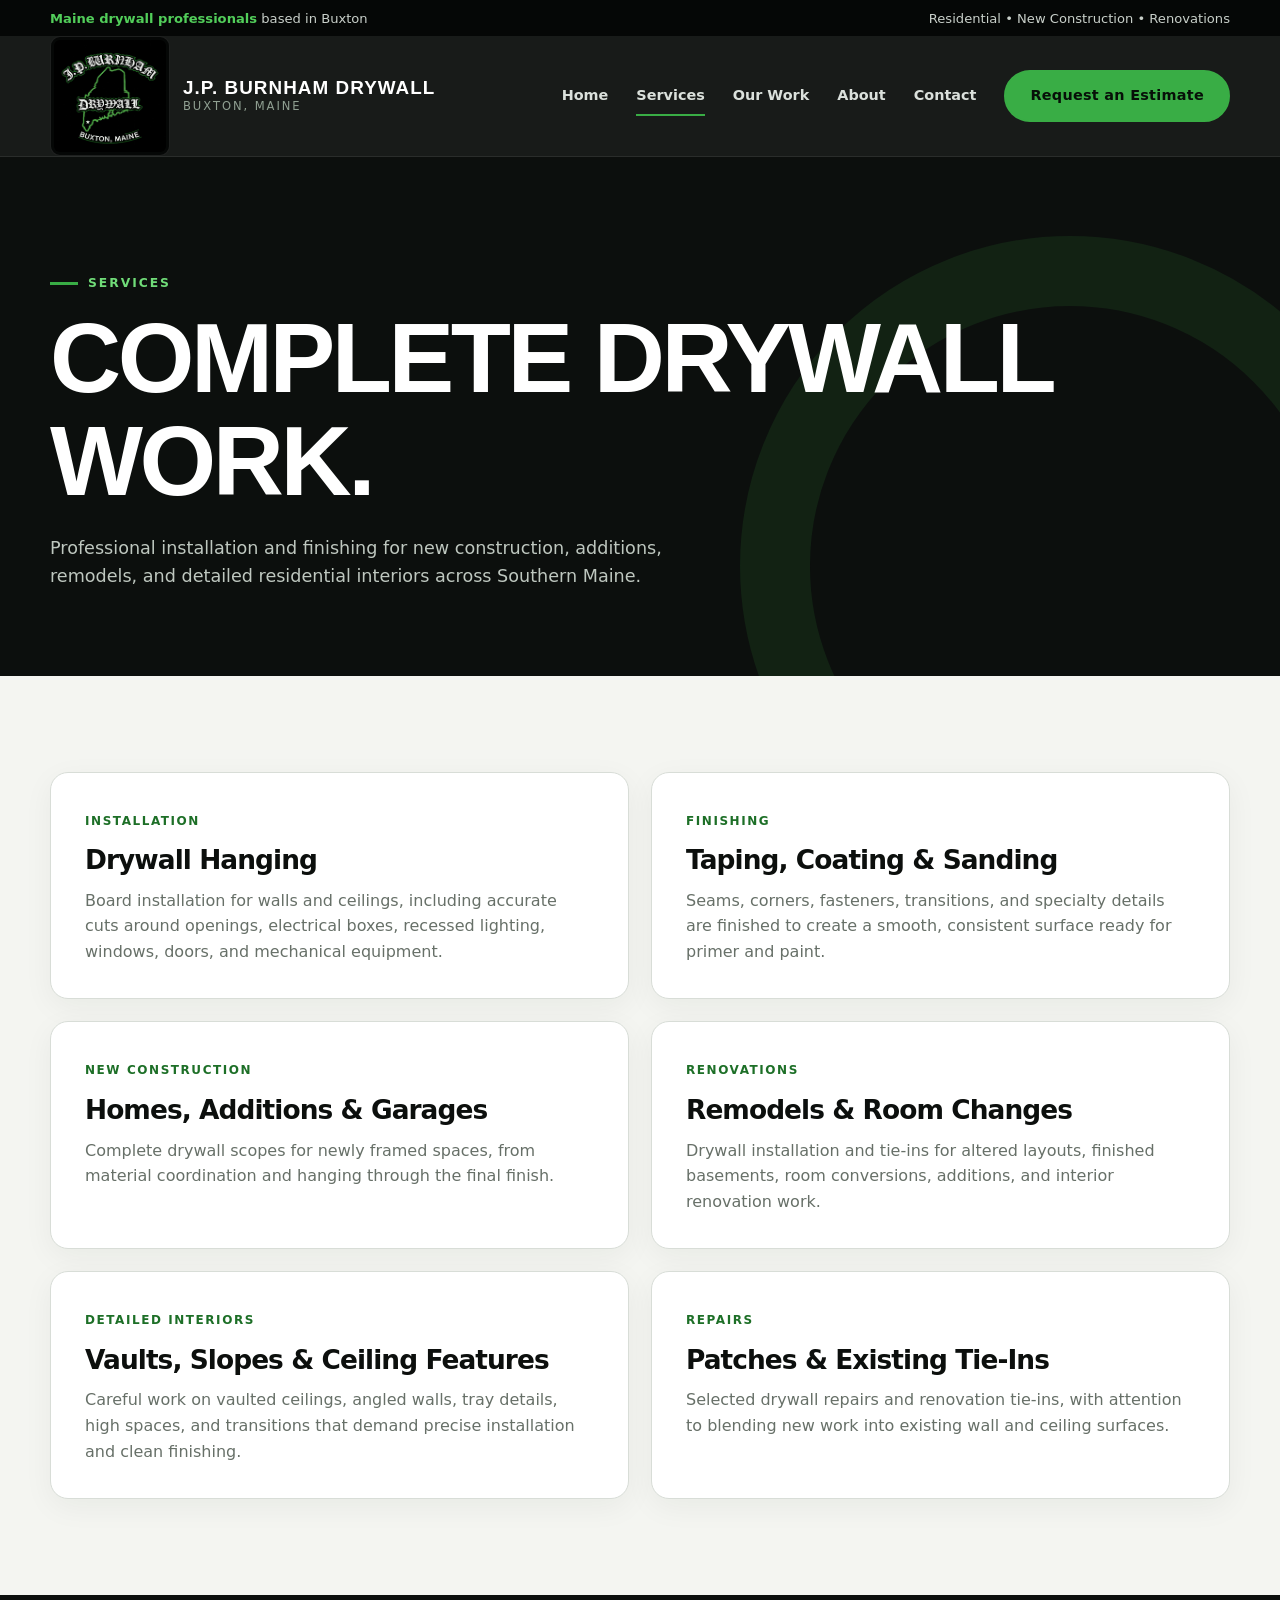
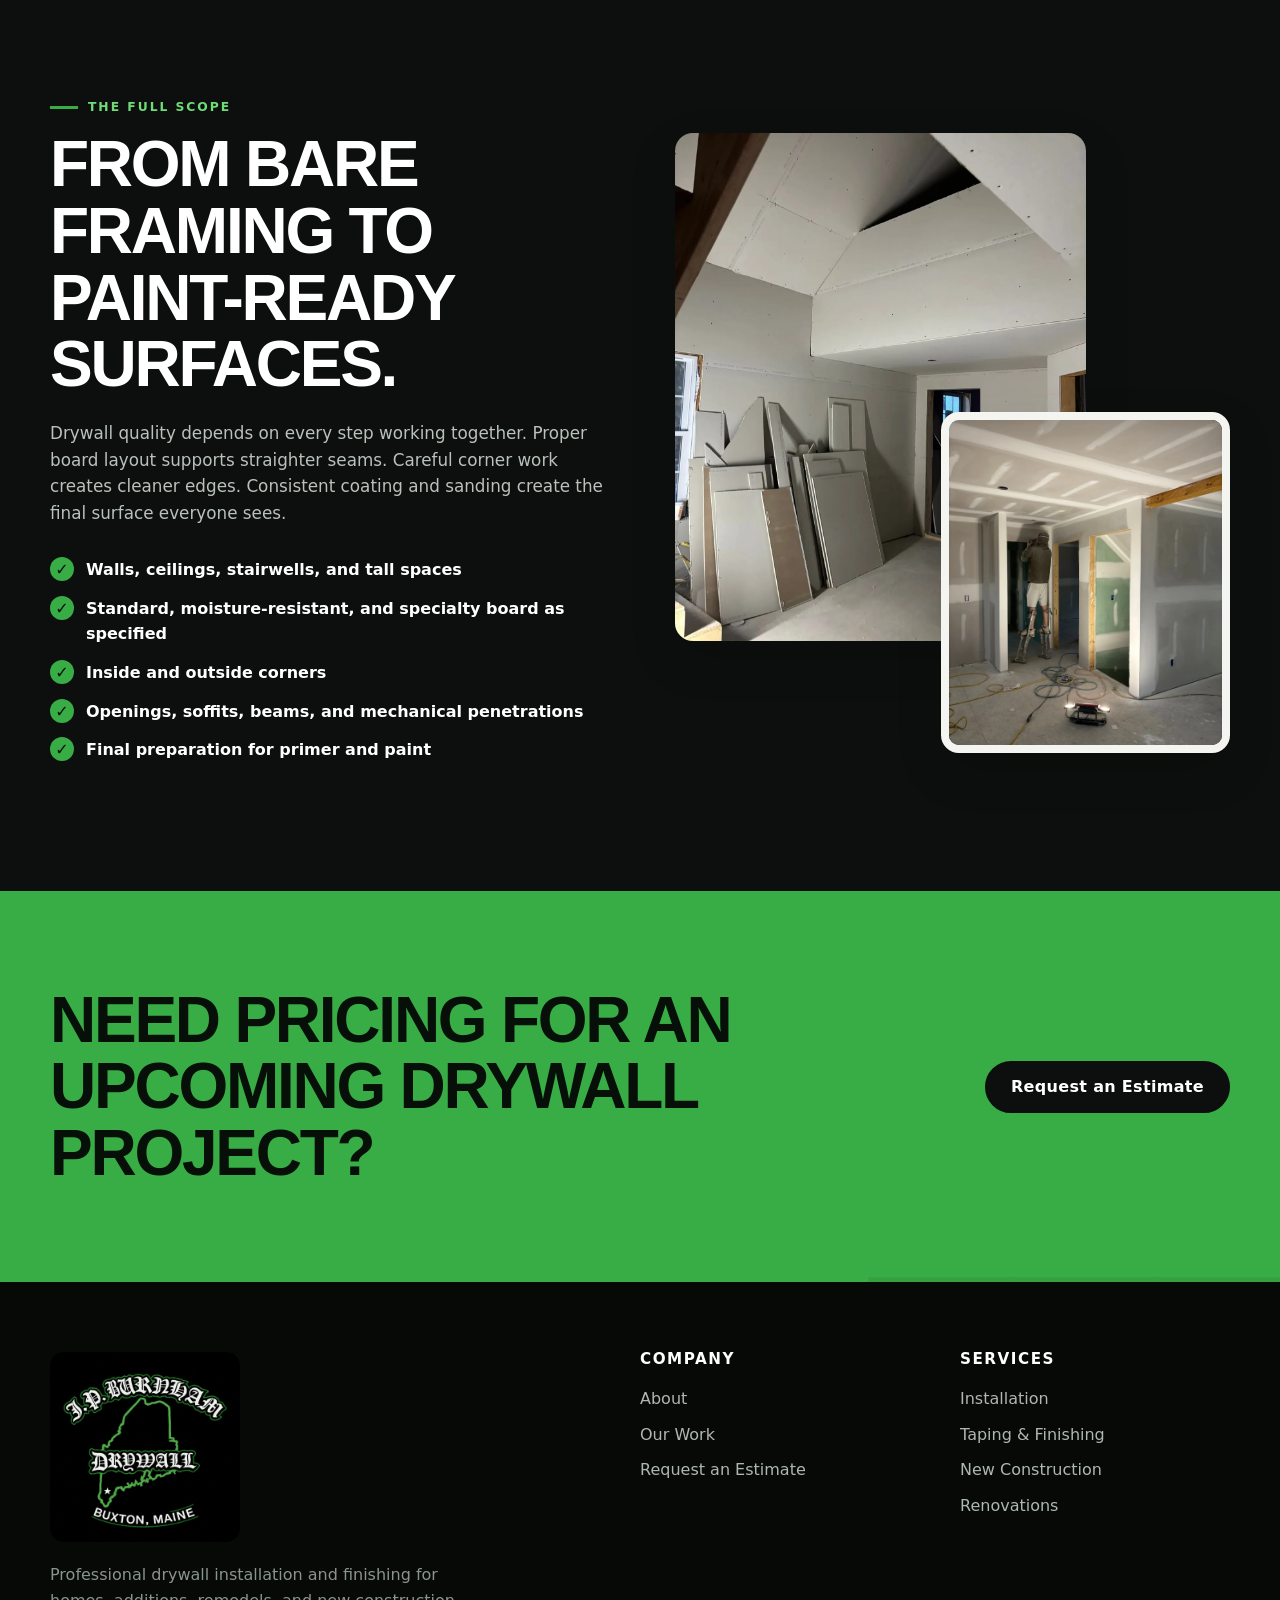
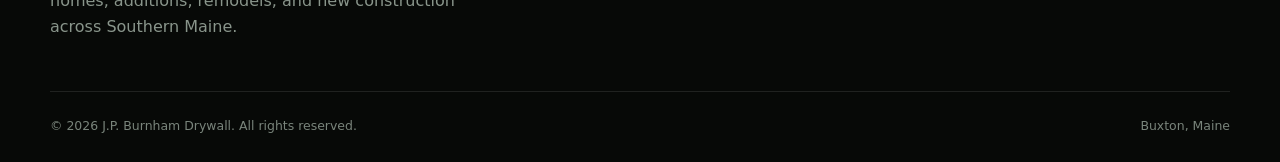
<file: services.html>
<!doctype html>
<html lang="en">
<head>
  <meta charset="utf-8">
  <meta name="viewport" content="width=device-width, initial-scale=1">
  <title>Drywall Services | J.P. Burnham Drywall</title>
  <meta name="description" content="Drywall hanging, taping, finishing, new construction, renovation, vaulted ceiling, and repair services in Southern Maine.">
  <meta name="theme-color" content="#0c0f0d">
  <link rel="icon" href="assets/icons/favicon.png">
  <link rel="stylesheet" href="css/styles.css">
</head>
<body>

<a class="skip-link" href="#main">Skip to content</a>
<div class="topbar"><div class="container"><span><strong>Maine drywall professionals</strong> based in Buxton</span><span>Residential • New Construction • Renovations</span></div></div>
<header class="site-header">
  <div class="container nav-wrap">
    <a class="brand" href="index.html" aria-label="J.P. Burnham Drywall home">
      <img src="assets/jpburnham-logo.jpg" alt="J.P. Burnham Drywall logo">
      <span class="brand-text"><strong>J.P. Burnham Drywall</strong><span>Buxton, Maine</span></span>
    </a>
    <button class="nav-toggle" aria-label="Open menu" aria-expanded="false"><span></span></button>
    <nav class="site-nav" aria-label="Primary navigation"><a href="index.html">Home</a><a href="services.html" aria-current="page">Services</a><a href="projects.html">Our Work</a><a href="about.html">About</a><a href="contact.html">Contact</a><a class="button" href="contact.html">Request an Estimate</a></nav>
  </div>
</header>
<main id="main">
<section class="page-hero"><div class="container"><span class="eyebrow" style="color:#70dc78">Services</span><h1>Complete drywall work.</h1><p>Professional installation and finishing for new construction, additions, remodels, and detailed residential interiors across Southern Maine.</p></div></section>
<section class="section"><div class="container"><div class="feature-grid">
<article class="feature-card reveal" id="installation"><span class="tag">Installation</span><h3>Drywall Hanging</h3><p>Board installation for walls and ceilings, including accurate cuts around openings, electrical boxes, recessed lighting, windows, doors, and mechanical equipment.</p></article>
<article class="feature-card reveal" id="finishing"><span class="tag">Finishing</span><h3>Taping, Coating & Sanding</h3><p>Seams, corners, fasteners, transitions, and specialty details are finished to create a smooth, consistent surface ready for primer and paint.</p></article>
<article class="feature-card reveal" id="new-construction"><span class="tag">New Construction</span><h3>Homes, Additions & Garages</h3><p>Complete drywall scopes for newly framed spaces, from material coordination and hanging through the final finish.</p></article>
<article class="feature-card reveal" id="renovations"><span class="tag">Renovations</span><h3>Remodels & Room Changes</h3><p>Drywall installation and tie-ins for altered layouts, finished basements, room conversions, additions, and interior renovation work.</p></article>
<article class="feature-card reveal" id="details"><span class="tag">Detailed Interiors</span><h3>Vaults, Slopes & Ceiling Features</h3><p>Careful work on vaulted ceilings, angled walls, tray details, high spaces, and transitions that demand precise installation and clean finishing.</p></article>
<article class="feature-card reveal" id="repairs"><span class="tag">Repairs</span><h3>Patches & Existing Tie-Ins</h3><p>Selected drywall repairs and renovation tie-ins, with attention to blending new work into existing wall and ceiling surfaces.</p></article>
</div></div></section>
<section class="section dark-section"><div class="container split"><div class="reveal"><span class="eyebrow" style="color:#70dc78">The full scope</span><h2>From bare framing to paint-ready surfaces.</h2><p class="copy" style="margin-top:22px">Drywall quality depends on every step working together. Proper board layout supports straighter seams. Careful corner work creates cleaner edges. Consistent coating and sanding create the final surface everyone sees.</p><ul class="check-list" style="margin-top:30px"><li style="color:white">Walls, ceilings, stairwells, and tall spaces</li><li style="color:white">Standard, moisture-resistant, and specialty board as specified</li><li style="color:white">Inside and outside corners</li><li style="color:white">Openings, soffits, beams, and mechanical penetrations</li><li style="color:white">Final preparation for primer and paint</li></ul></div><div class="photo-stack reveal"><img src="assets/images/work-20.webp" alt="Drywall boards installed around a vaulted ceiling" loading="lazy"><img src="assets/images/work-25.webp" alt="Drywall finish work in progress" loading="lazy"></div></div></section>
<section class="section cta"><div class="container cta-grid"><h2>Need pricing for an upcoming drywall project?</h2><a class="button button-dark" href="contact.html">Request an Estimate</a></div></section>
</main>

<footer class="footer">
  <div class="container">
    <div class="footer-grid">
      <div class="footer-brand">
        <img src="assets/jpburnham-logo.jpg" alt="J.P. Burnham Drywall">
        <p>Professional drywall installation and finishing for homes, additions, remodels, and new construction across Southern Maine.</p>
      </div>
      <div><h3>Company</h3><div class="footer-links"><a href="about.html">About</a><a href="projects.html">Our Work</a><a href="contact.html">Request an Estimate</a></div></div>
      <div><h3>Services</h3><div class="footer-links"><a href="services.html#installation">Installation</a><a href="services.html#finishing">Taping & Finishing</a><a href="services.html#new-construction">New Construction</a><a href="services.html#renovations">Renovations</a></div></div>
    </div>
    <div class="footer-bottom"><p>© <span data-year></span> J.P. Burnham Drywall. All rights reserved.</p><span>Buxton, Maine</span></div>
  </div>
</footer>
<script src="js/main.js"></script>
</body>
</html>
</file>
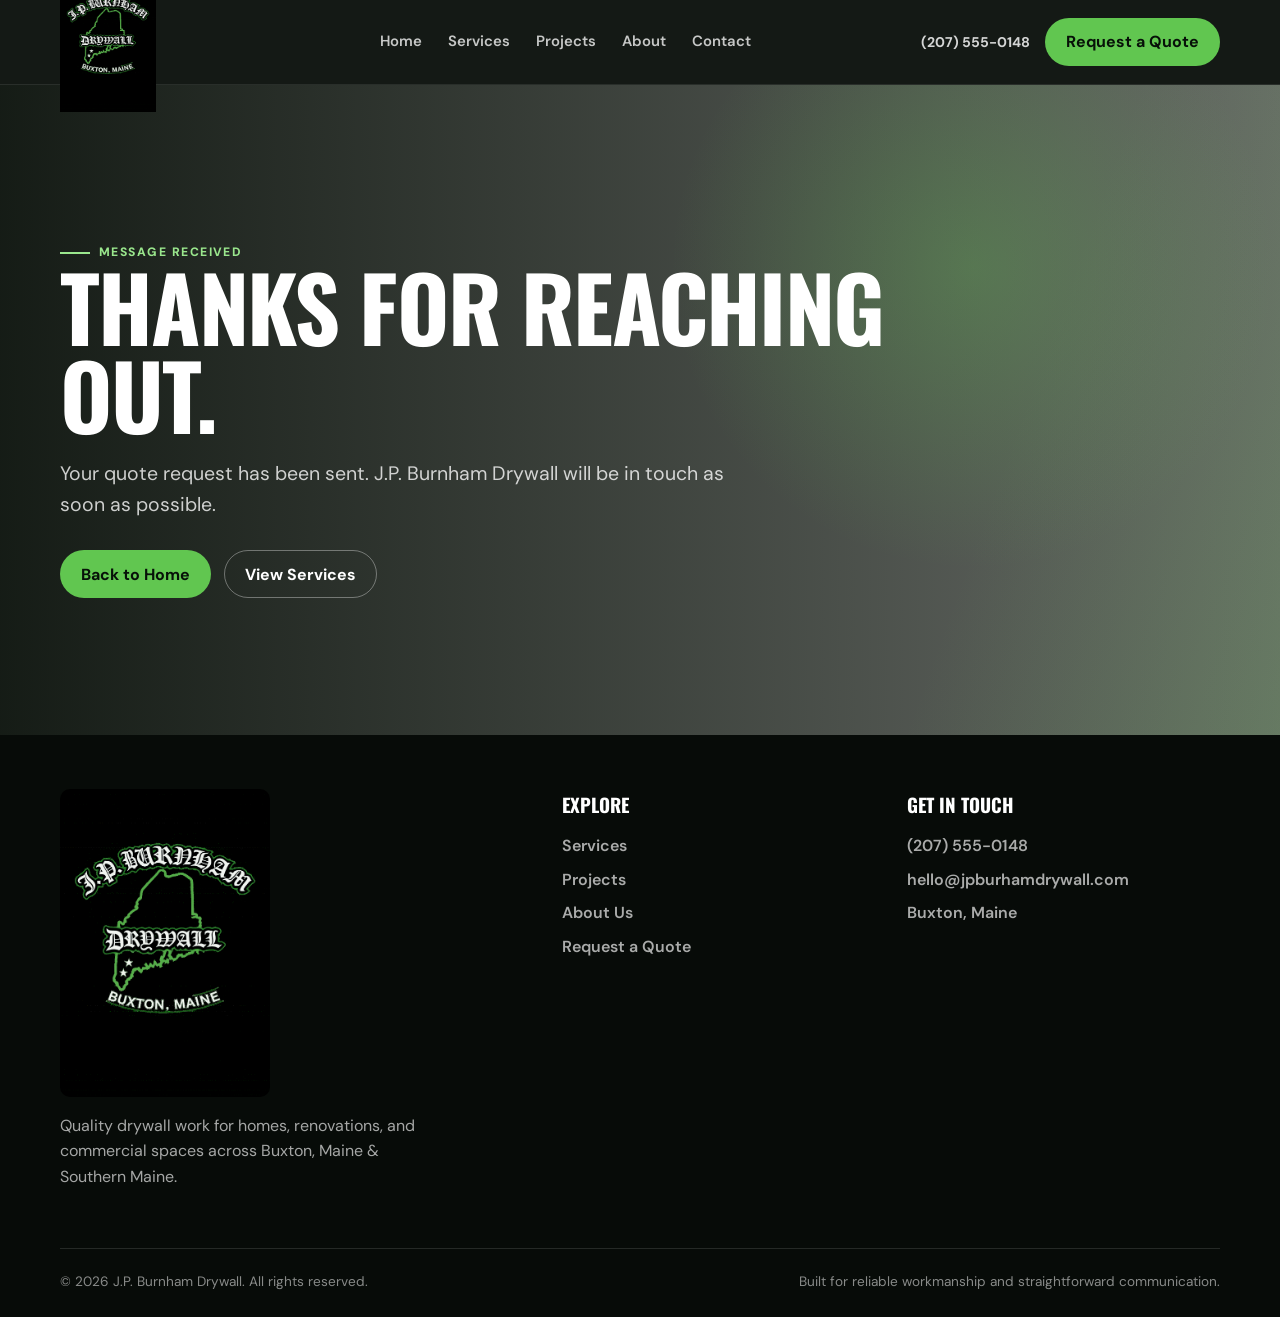
<file: thank-you.html>
<!doctype html>
<html lang="en">
<head>
  <meta charset="utf-8"><meta name="viewport" content="width=device-width, initial-scale=1">
  <meta name="description" content="Thank you for contacting J.P. Burnham Drywall.">
  <title>Thank You | J.P. Burnham Drywall</title><link rel="stylesheet" href="assets/css/style.css">
</head>
<body>

<header class="site-header">
  <div class="container header-inner">
    <a class="brand" href="index.html" aria-label="J.P. Burnham Drywall home">
      <img src="assets/images/jp-burnham-drywall-logo.png" alt="J.P. Burnham Drywall logo">
    </a>
    <button class="menu-toggle" aria-label="Open navigation" aria-expanded="false">☰</button>
    <nav class="site-nav" aria-label="Main navigation">
      <a href="index.html">Home</a>
      <a href="services.html">Services</a>
      <a href="projects.html">Projects</a>
      <a href="about.html">About</a>
      <a href="contact.html">Contact</a>
    </nav>
    <div class="header-cta">
      <a class="phone-chip" data-phone href="#"></a>
      <a class="button button-primary" href="contact.html">Request a Quote</a>
    </div>
  </div>
</header>

<main>
  <section class="hero" style="min-height:650px;background-image:linear-gradient(90deg, rgba(7,14,8,.94), rgba(7,14,8,.6)),url('https://images.unsplash.com/photo-1504307651254-35680f356dfd?auto=format&fit=crop&w=1800&q=84')"><div class="container hero-content"><span class="eyebrow">Message received</span><h1 class="display">Thanks for reaching out.</h1><p class="lead">Your quote request has been sent. J.P. Burnham Drywall will be in touch as soon as possible.</p><div class="hero-actions"><a class="button button-primary" href="index.html">Back to Home</a><a class="button button-outline" href="services.html">View Services</a></div></div></section>
</main>

<footer class="site-footer">
  <div class="container footer-grid">
    <div>
      <img class="footer-logo" src="assets/images/jp-burnham-drywall-logo.png" alt="J.P. Burnham Drywall">
      <p class="footer-blurb">Quality drywall work for homes, renovations, and commercial spaces across <span data-service-area></span>.</p>
    </div>
    <div>
      <h3 class="footer-title">Explore</h3>
      <div class="footer-links">
        <a href="services.html">Services</a>
        <a href="projects.html">Projects</a>
        <a href="about.html">About Us</a>
        <a href="contact.html">Request a Quote</a>
      </div>
    </div>
    <div>
      <h3 class="footer-title">Get in touch</h3>
      <div class="footer-links">
        <a data-phone href="#"></a>
        <a data-email href="#"></a>
        <a data-map href="#" target="_blank" rel="noopener">Buxton, Maine</a>
      </div>
    </div>
  </div>
  <div class="container footer-bottom">
    <span>© <span data-current-year></span> <span data-business-name></span>. All rights reserved.</span>
    <span>Built for reliable workmanship and straightforward communication.</span>
  </div>
</footer>
<script src="assets/js/site-config.js"></script>
<script src="assets/js/site.js"></script>

</body></html>
</file>
<file: css/styles.css>
:root {
  --ink: #0c0f0d;
  --ink-2: #151a16;
  --paper: #f4f5f1;
  --white: #ffffff;
  --muted: #677068;
  --line: #d8ddd7;
  --green: #39ad45;
  --green-bright: #52ce5a;
  --green-deep: #1d6f27;
  --max: 1180px;
  --radius: 18px;
  --shadow: 0 18px 48px rgba(0,0,0,.14);
}
* { box-sizing: border-box; }
html { scroll-behavior: smooth; }
body {
  margin: 0;
  background: var(--paper);
  color: var(--ink);
  font-family: Inter, ui-sans-serif, system-ui, -apple-system, BlinkMacSystemFont, "Segoe UI", sans-serif;
  line-height: 1.6;
  -webkit-font-smoothing: antialiased;
}
img { max-width: 100%; display: block; }
a { color: inherit; text-decoration: none; }
button, input, select, textarea { font: inherit; }
.container { width: min(var(--max), calc(100% - 40px)); margin: 0 auto; }
.section { padding: 96px 0; }
.section-tight { padding: 64px 0; }
.eyebrow {
  display: inline-flex; align-items: center; gap: 10px;
  margin-bottom: 14px; color: var(--green-deep); font-weight: 800;
  font-size: .77rem; letter-spacing: .16em; text-transform: uppercase;
}
.eyebrow::before { content: ""; width: 28px; height: 3px; background: var(--green); }
h1,h2,h3 { margin: 0; line-height: 1.04; letter-spacing: -.035em; }
h1,h2 { font-family: "Arial Narrow", "Roboto Condensed", Arial, sans-serif; font-weight: 900; text-transform: uppercase; }
h1 { font-size: clamp(3rem, 7.7vw, 7.4rem); }
h2 { font-size: clamp(2.2rem, 5vw, 4.6rem); }
h3 { font-size: 1.25rem; }
p { margin: 0; }
.lead { max-width: 700px; color: #dfe4df; font-size: clamp(1rem, 1.8vw, 1.25rem); }
.copy { color: var(--muted); font-size: 1.05rem; }
.button {
  display: inline-flex; align-items: center; justify-content: center; gap: 10px;
  min-height: 52px; padding: 0 24px; border-radius: 999px; border: 2px solid var(--green);
  background: var(--green); color: #071008; font-weight: 900; letter-spacing: .02em;
  transition: transform .2s ease, background .2s ease, color .2s ease;
}
.button:hover { transform: translateY(-2px); background: var(--green-bright); }
.button-outline { background: transparent; color: white; border-color: rgba(255,255,255,.45); }
.button-outline:hover { background: white; color: var(--ink); border-color: white; }
.button-dark { background: var(--ink); border-color: var(--ink); color: white; }
.button-dark:hover { background: var(--ink-2); }
.button-row { display: flex; flex-wrap: wrap; gap: 14px; }
.skip-link { position: fixed; left: 12px; top: -100px; z-index: 999; background: white; padding: 10px 14px; }
.skip-link:focus { top: 12px; }
.topbar { background: #050706; color: #c9d0ca; font-size: .82rem; }
.topbar .container { min-height: 36px; display: flex; align-items: center; justify-content: space-between; gap: 20px; }
.topbar strong { color: var(--green-bright); }
.site-header { position: sticky; top: 0; z-index: 100; background: rgba(12,15,13,.95); backdrop-filter: blur(14px); border-bottom: 1px solid rgba(255,255,255,.08); }
.nav-wrap { min-height: 92px; display: flex; align-items: center; justify-content: space-between; gap: 22px; }
.brand { display: flex; align-items: center; gap: 13px; color: white; min-width: 0; }
.brand img { width: 120px; height: 120px; object-fit: contain; object-position: center; border-radius: 10px; background: #050706; padding: 3px; border: 1px solid rgba(255,255,255,.1); }
.brand-text { line-height: 1; }
.brand-text strong { display: block; font-family: "Arial Narrow", Arial, sans-serif; font-size: 1.18rem; text-transform: uppercase; letter-spacing: .055em; }
.brand-text span { color: #90a092; font-size: .72rem; letter-spacing: .17em; text-transform: uppercase; }
.site-nav { display: flex; align-items: center; gap: 28px; color: #dbe1dc; font-size: .9rem; font-weight: 750; }
.site-nav a:not(.button) { position: relative; }
.site-nav a:not(.button)::after { content: ""; position: absolute; left: 0; bottom: -8px; width: 0; height: 2px; background: var(--green); transition: width .2s ease; }
.site-nav a:hover::after, .site-nav a[aria-current="page"]::after { width: 100%; }
.nav-toggle { display: none; width: 48px; height: 48px; border-radius: 50%; border: 1px solid rgba(255,255,255,.2); background: transparent; color: white; }
.nav-toggle span, .nav-toggle::before, .nav-toggle::after { content: ""; display: block; width: 20px; height: 2px; background: currentColor; margin: 5px auto; transition: transform .2s ease; }
.hero { position: relative; overflow: hidden; background: var(--ink); color: white; min-height: 760px; display: grid; align-items: center; }
.hero::after { content: ""; position: absolute; inset: 0; pointer-events: none; background: linear-gradient(90deg, rgba(4,7,5,.98) 0%, rgba(4,7,5,.9) 42%, rgba(4,7,5,.22) 76%, rgba(4,7,5,.42) 100%); }
.hero-media { position: absolute; inset: 0; }
.hero-media img { width: 100%; height: 100%; object-fit: cover; object-position: center 45%; opacity: .9; }
.hero .container { position: relative; z-index: 2; padding-top: 100px; padding-bottom: 100px; }
.hero-copy { max-width: 790px; }
.hero h1 span { color: var(--green-bright); }
.hero .lead { margin: 24px 0 34px; max-width: 620px; }
.hero-badges { display: flex; flex-wrap: wrap; gap: 12px; margin-top: 42px; }
.hero-badge { border: 1px solid rgba(255,255,255,.18); background: rgba(8,14,9,.55); backdrop-filter: blur(8px); border-radius: 14px; padding: 14px 18px; }
.hero-badge strong { display: block; color: white; font-size: 1.05rem; }
.hero-badge span { color: #aeb9b0; font-size: .82rem; }
.trust-strip { background: var(--green); color: #071008; }
.trust-grid { min-height: 104px; display: grid; grid-template-columns: repeat(4,1fr); }
.trust-item { display: flex; align-items: center; gap: 14px; padding: 22px 26px; border-right: 1px solid rgba(0,0,0,.16); }
.trust-item:last-child { border-right: 0; }
.trust-icon { font-size: 1.6rem; }
.trust-item strong { display:block; font-size: .95rem; line-height:1.2; }
.trust-item span { display:block; font-size:.76rem; opacity:.7; }
.intro-grid { display: grid; grid-template-columns: .92fr 1.08fr; gap: 72px; align-items: center; }
.logo-panel { min-height: 520px; background: #070907; border-radius: 26px; display: grid; place-items: center; padding: 40px; box-shadow: var(--shadow); position: relative; overflow: hidden; }
.logo-panel::before { content: ""; position: absolute; width: 360px; height: 360px; border: 1px solid rgba(82,206,90,.25); border-radius: 50%; }
.logo-panel img { width: min(100%, 520px); position: relative; z-index:1; }
.intro-copy .copy { margin: 22px 0 30px; }
.check-list { list-style: none; padding: 0; margin: 0 0 32px; display: grid; gap: 13px; }
.check-list li { display: flex; gap: 12px; color: #39423b; font-weight: 700; }
.check-list li::before { content: "✓"; width: 24px; height: 24px; flex: 0 0 24px; display:grid; place-items:center; border-radius:50%; background:var(--green); color:#061007; }
.dark-section { background: var(--ink); color: white; }
.dark-section .copy { color: #b9c1bb; }
.section-head { display: flex; justify-content: space-between; gap: 40px; align-items: end; margin-bottom: 46px; }
.section-head > div:first-child { max-width: 790px; }
.section-head .copy { max-width: 440px; }
.services-grid { display: grid; grid-template-columns: repeat(3, 1fr); gap: 18px; }
.service-card { padding: 30px; border-radius: var(--radius); background: #171c18; border: 1px solid rgba(255,255,255,.08); min-height: 270px; display: flex; flex-direction: column; transition: transform .25s ease, border-color .25s ease; }
.service-card:hover { transform: translateY(-5px); border-color: rgba(82,206,90,.55); }
.service-number { color: var(--green-bright); font-weight: 900; font-size: .8rem; letter-spacing: .16em; }
.service-card h3 { margin: 45px 0 14px; font-size: 1.45rem; }
.service-card p { color: #aeb8af; }
.service-card a { margin-top: auto; padding-top: 20px; color: var(--green-bright); font-weight: 850; }
.project-grid { display: grid; grid-template-columns: repeat(12,1fr); grid-auto-rows: 240px; gap: 16px; }
.project-card { position: relative; overflow: hidden; border-radius: 16px; background: #d9ddd9; cursor: pointer; }
.project-card:nth-child(1) { grid-column: span 7; grid-row: span 2; }
.project-card:nth-child(2) { grid-column: span 5; }
.project-card:nth-child(3) { grid-column: span 5; }
.project-card:nth-child(4) { grid-column: span 4; }
.project-card:nth-child(5) { grid-column: span 4; }
.project-card:nth-child(6) { grid-column: span 4; }
.project-card img { width: 100%; height: 100%; object-fit: cover; transition: transform .4s ease; }
.project-card:hover img { transform: scale(1.04); }
.project-overlay { position: absolute; inset: auto 0 0 0; padding: 24px; color: white; background: linear-gradient(transparent, rgba(0,0,0,.8)); }
.project-overlay strong { display:block; font-size:1.05rem; }
.project-overlay span { font-size:.8rem; color:#d6ddd7; }
.process-grid { display: grid; grid-template-columns: repeat(4,1fr); gap: 18px; margin-top: 42px; }
.process-step { padding: 26px 0 0; border-top: 2px solid var(--line); }
.process-step span { display:block; color:var(--green-deep); font-weight:900; margin-bottom:28px; }
.process-step h3 { margin-bottom:10px; }
.process-step p { color:var(--muted); }
.cta { position: relative; overflow: hidden; background: var(--green); color: #071008; }
.cta::after { content:"___"; position:absolute; right:-18px; bottom:-90px; font-family:"Arial Narrow", Arial, sans-serif; font-weight:900; font-size:16rem; opacity:.08; }
.cta-grid { position:relative; z-index:1; display:grid; grid-template-columns:1fr auto; align-items:center; gap:40px; }
.cta h2 { max-width: 850px; }
.page-hero { background: var(--ink); color:white; padding: 110px 0 85px; position:relative; overflow:hidden; }
.page-hero::after { content:""; position:absolute; inset:auto -120px -220px auto; width:520px; height:520px; border:70px solid rgba(57,173,69,.12); border-radius:50%; }
.page-hero .container { position:relative; z-index:1; }
.page-hero p { max-width:690px; color:#bec7bf; margin-top:22px; font-size:1.1rem; }
.feature-grid { display:grid; grid-template-columns:repeat(2,1fr); gap:22px; }
.feature-card { background:white; border:1px solid var(--line); border-radius:18px; padding:34px; box-shadow:0 8px 30px rgba(20,30,20,.05); }
.feature-card .tag { color:var(--green-deep); font-weight:900; font-size:.75rem; letter-spacing:.13em; text-transform:uppercase; }
.feature-card h3 { font-size:1.65rem; margin:14px 0; }
.feature-card p { color:var(--muted); }
.split { display:grid; grid-template-columns:1fr 1fr; gap:70px; align-items:center; }
.photo-stack { position:relative; min-height:620px; }
.photo-stack img { position:absolute; object-fit:cover; border-radius:18px; box-shadow:var(--shadow); }
.photo-stack img:first-child { width:74%; height:82%; left:0; top:0; }
.photo-stack img:last-child { width:52%; height:55%; right:0; bottom:0; border:8px solid var(--paper); }
.stats { display:grid; grid-template-columns:repeat(3,1fr); gap:12px; margin-top:34px; }
.stat { background:white; border:1px solid var(--line); border-radius:14px; padding:20px; }
.stat strong { display:block; color:var(--green-deep); font-size:1.5rem; }
.stat span { color:var(--muted); font-size:.8rem; }
.gallery-controls { display:flex; flex-wrap:wrap; gap:10px; margin:0 0 30px; }
.filter-btn { border:1px solid var(--line); background:white; border-radius:999px; padding:10px 18px; font-weight:800; cursor:pointer; }
.filter-btn.active, .filter-btn:hover { background:var(--ink); border-color:var(--ink); color:white; }
.gallery { columns: 4 250px; column-gap:14px; }
.gallery-item { width:100%; margin:0 0 14px; border:0; padding:0; background:none; cursor:zoom-in; break-inside:avoid; border-radius:14px; overflow:hidden; position:relative; }
.gallery-item img { width:100%; height:auto; transition:transform .3s ease, filter .3s ease; }
.gallery-item:hover img { transform:scale(1.025); filter:brightness(.9); }
.gallery-item[hidden] { display:none; }
.lightbox { position:fixed; inset:0; z-index:999; display:none; align-items:center; justify-content:center; background:rgba(0,0,0,.92); padding:30px; }
.lightbox.open { display:flex; }
.lightbox img { max-width:min(1100px,92vw); max-height:88vh; object-fit:contain; }
.lightbox-close { position:absolute; right:24px; top:18px; width:48px; height:48px; border-radius:50%; border:1px solid rgba(255,255,255,.35); background:rgba(0,0,0,.2); color:white; font-size:1.7rem; cursor:pointer; }
.contact-grid { display:grid; grid-template-columns:.8fr 1.2fr; gap:56px; align-items:start; }
.contact-card { background:var(--ink); color:white; border-radius:22px; padding:38px; position:sticky; top:130px; }
.contact-card p { color:#b9c3bb; }
.contact-details { display:grid; gap:18px; margin-top:30px; }
.contact-detail { padding-top:18px; border-top:1px solid rgba(255,255,255,.12); }
.contact-detail span { display:block; color:#829084; font-size:.75rem; letter-spacing:.1em; text-transform:uppercase; }
.contact-detail strong { display:block; margin-top:5px; }
.quote-form { background:white; border-radius:22px; border:1px solid var(--line); padding:38px; box-shadow:0 14px 44px rgba(20,30,20,.07); }
.form-grid { display:grid; grid-template-columns:1fr 1fr; gap:18px; }
.form-field { display:grid; gap:8px; }
.form-field.full { grid-column:1 / -1; }
.form-field label { font-weight:800; font-size:.88rem; }
.form-field input, .form-field select, .form-field textarea { width:100%; border:1px solid #cbd2cc; border-radius:10px; background:#fafbf9; padding:13px 14px; outline:none; }
.form-field input:focus, .form-field select:focus, .form-field textarea:focus { border-color:var(--green); box-shadow:0 0 0 3px rgba(57,173,69,.13); }
.form-field textarea { min-height:150px; resize:vertical; }
.form-note { color:var(--muted); font-size:.8rem; margin:14px 0 20px; }
.form-status { display:none; margin-top:16px; padding:12px 14px; border-radius:10px; font-weight:700; }
.form-status.success { display:block; background:#e8f8e9; color:#155d1c; }
.form-status.error { display:block; background:#fff0ee; color:#8c2117; }
.footer { background:#070907; color:#c6cec7; padding:70px 0 26px; }
.footer-grid { display:grid; grid-template-columns:1.4fr .7fr .7fr; gap:50px; }
.footer-brand img { width:190px; border-radius:14px; margin-bottom:20px; }
.footer-brand p { max-width:420px; color:#89958b; }
.footer h3 { color:white; font-size:.95rem; text-transform:uppercase; letter-spacing:.1em; margin-bottom:18px; }
.footer-links { display:grid; gap:10px; color:#aeb8af; }
.footer-links a:hover { color:var(--green-bright); }
.footer-bottom { margin-top:52px; padding-top:24px; border-top:1px solid rgba(255,255,255,.1); display:flex; justify-content:space-between; gap:24px; font-size:.78rem; color:#79847b; }
.reveal { opacity:0; transform:translateY(18px); transition:opacity .6s ease, transform .6s ease; }
.reveal.visible { opacity:1; transform:none; }
@media (prefers-reduced-motion: reduce) { * { scroll-behavior:auto!important; transition:none!important; } .reveal { opacity:1; transform:none; } }
@media (max-width: 980px) {
  .site-nav { position:fixed; inset:128px 20px auto; display:none; flex-direction:column; align-items:stretch; gap:0; padding:18px; border-radius:16px; background:#111512; box-shadow:var(--shadow); }
  .site-nav.open { display:flex; }
  .site-nav a { padding:14px; }
  .site-nav .button { margin-top:10px; }
  .nav-toggle { display:block; }
  .hero { min-height:700px; }
  .hero::after { background:linear-gradient(90deg, rgba(4,7,5,.96), rgba(4,7,5,.68)); }
  .trust-grid { grid-template-columns:repeat(2,1fr); }
  .trust-item:nth-child(2) { border-right:0; }
  .trust-item:nth-child(-n+2) { border-bottom:1px solid rgba(0,0,0,.16); }
  .intro-grid,.split,.contact-grid { grid-template-columns:1fr; }
  .logo-panel { min-height:440px; }
  .services-grid { grid-template-columns:repeat(2,1fr); }
  .section-head { display:block; }
  .section-head .copy { margin-top:18px; }
  .process-grid { grid-template-columns:repeat(2,1fr); }
  .cta-grid { grid-template-columns:1fr; }
  .project-grid { grid-template-columns:repeat(2,1fr); grid-auto-rows:260px; }
  .project-card,.project-card:nth-child(n) { grid-column:span 1; grid-row:span 1; }
  .project-card:nth-child(1) { grid-column:span 2; }
  .contact-card { position:static; }
}
@media (max-width: 680px) {
  .container { width:min(100% - 28px, var(--max)); }
  .topbar .container { justify-content:center; text-align:center; }
  .topbar span:last-child { display:none; }
  .nav-wrap { min-height:78px; }
  .brand img { width:80px; height:80px; }
  .brand-text strong { font-size:.96rem; }
  .brand-text span { font-size:.61rem; }
  .site-nav { inset:114px 14px auto; }
  .section { padding:72px 0; }
  .section-tight { padding:50px 0; }
  .hero { min-height:690px; }
  .hero .container { padding-top:70px; padding-bottom:70px; }
  .hero h1 { font-size:clamp(3rem,16vw,5rem); }
  .hero-badges { display:grid; grid-template-columns:1fr 1fr; }
  .trust-grid { grid-template-columns:1fr; }
  .trust-item { border-right:0; border-bottom:1px solid rgba(0,0,0,.16); }
  .trust-item:last-child { border-bottom:0; }
  .services-grid,.feature-grid,.process-grid,.stats { grid-template-columns:1fr; }
  .project-grid { display:grid; grid-template-columns:1fr; grid-auto-rows:300px; }
  .project-card,.project-card:nth-child(n) { grid-column:1; }
  .photo-stack { min-height:500px; }
  .photo-stack img:first-child { width:85%; height:76%; }
  .photo-stack img:last-child { width:62%; height:48%; }
  .form-grid { grid-template-columns:1fr; }
  .form-field.full { grid-column:auto; }
  .quote-form,.contact-card { padding:26px; }
  .footer-grid { grid-template-columns:1fr; }
  .footer-bottom { display:block; }
  .footer-bottom span { display:block; margin-top:8px; }
}
</file>
<file: assets/css/style.css>
@import url('https://fonts.googleapis.com/css2?family=DM+Sans:wght@400;500;600;700&family=Oswald:wght@500;600;700&display=swap');

:root {
  --ink: #0b100c;
  --ink-2: #152017;
  --paper: #f7f7f3;
  --muted: #677069;
  --line: rgba(12, 23, 13, .12);
  --green: #61c650;
  --green-dark: #27853a;
  --green-soft: #e5f4e2;
  --white: #fff;
  --radius: 20px;
  --shadow: 0 24px 60px rgba(13, 23, 14, .12);
}

* { box-sizing: border-box; }
html { scroll-behavior: smooth; }
body {
  margin: 0;
  background: var(--paper);
  color: var(--ink);
  font-family: "DM Sans", Arial, sans-serif;
  line-height: 1.6;
}
body.menu-open { overflow: hidden; }
a { color: inherit; text-decoration: none; }
img { max-width: 100%; display: block; }

.container { width: min(1160px, calc(100% - 40px)); margin-inline: auto; }
.narrow { width: min(760px, calc(100% - 40px)); margin-inline: auto; }

.site-header {
  background: rgba(11, 16, 12, .96);
  color: #fff;
  position: sticky;
  top: 0;
  z-index: 50;
  border-bottom: 1px solid rgba(255,255,255,.09);
  backdrop-filter: blur(16px);
}
.header-inner { height: 84px; display: flex; align-items: center; justify-content: space-between; gap: 24px; }
.brand { display: flex; align-items: center; min-width: 150px; }
.brand img { width: 140px; height: 140px; object-fit: contain; object-position: left center; }
.site-nav { display: flex; align-items: center; gap: 26px; }
.site-nav a { color: rgba(255,255,255,.76); font-weight: 600; font-size: .93rem; }
.site-nav a:hover, .site-nav a.active { color: #fff; }
.header-cta { display: flex; align-items: center; gap: 15px; }
.phone-chip { font-size: .88rem; color: rgba(255,255,255,.82); font-weight: 700; }
.menu-toggle { 
  display: none; 
  border: 0; 
  background: transparent; 
  color: #fff; 
  padding: 8px; 
  font-size: 1.6rem;
  position: relative;
  left: -25px; /* positive = right, negative = left */
}

.button {
  display: inline-flex; align-items: center; justify-content: center; gap: .55rem;
  min-height: 48px; padding: 0 20px; border-radius: 999px; font-weight: 700;
  transition: transform .18s ease, background .18s ease, border .18s ease;
  cursor: pointer; border: 1px solid transparent;
}
.button:hover { transform: translateY(-2px); }
.button-primary { background: var(--green); color: #071108; }
.button-primary:hover { background: #78db62; }
.button-dark { background: var(--ink); color: #fff; }
.button-dark:hover { background: #202d21; }
.button-outline { border-color: rgba(255,255,255,.35); color: #fff; background: transparent; }
.button-outline:hover { border-color: #fff; background: rgba(255,255,255,.08); }
.button-light { background: #fff; color: var(--ink); }
.button-light:hover { background: #eff8ed; }

.eyebrow {
  display: inline-flex; align-items: center; gap: 9px; color: var(--green-dark);
  text-transform: uppercase; letter-spacing: .12em; font-weight: 800; font-size: .76rem;
}
.eyebrow::before { content: ""; width: 30px; height: 2px; background: currentColor; }
.display {
  margin: 0; font-family: "Oswald", Impact, sans-serif; text-transform: uppercase;
  letter-spacing: -.02em; line-height: .98;
}
h1.display { font-size: clamp(3.3rem, 7vw, 6.2rem); max-width: 900px; }
h2.display { font-size: clamp(2.5rem, 4.8vw, 4.2rem); }
h3.display { font-size: 1.65rem; }
.lead { color: #5f675f; font-size: clamp(1.04rem, 1.6vw, 1.22rem); max-width: 680px; margin: 20px 0 0; }

.hero {
  position: relative; overflow: hidden; min-height: 720px; display: grid; align-items: center;
  color: #fff; background:
    linear-gradient(90deg, rgba(7,14,8,.93) 0%, rgba(7,14,8,.78) 46%, rgba(7,14,8,.33) 100%),
    url("https://images.unsplash.com/photo-1581092919535-7146ff1a590b?auto=format&fit=crop&w=1800&q=88") center/cover;
}
.hero::before {
  content:""; position:absolute; inset: 0; background:
    radial-gradient(circle at 76% 28%, rgba(97,198,80,.28), transparent 28%),
    linear-gradient(110deg, transparent 75%, rgba(97,198,80,.16));
  pointer-events: none;
}
.hero-content { position: relative; padding: 100px 0 86px; }
.hero .eyebrow { color: #9ae78d; }
.hero .lead { color: rgba(255,255,255,.78); }
.hero-actions { display: flex; flex-wrap: wrap; gap: 13px; margin-top: 30px; }
.trust-row { display: flex; flex-wrap: wrap; gap: 12px 28px; margin-top: 44px; color: rgba(255,255,255,.84); font-weight: 600; font-size: .94rem; }
.trust-row span { display: inline-flex; gap: 8px; align-items: center; }
.trust-row span::before { content: "✓"; color: var(--green); font-weight: 900; }

.section { padding: 104px 0; }
.section-compact { padding: 76px 0; }
.section-dark { background: var(--ink); color: #fff; }
.section-soft { background: var(--green-soft); }
.section-header { display: flex; justify-content: space-between; align-items: end; gap: 32px; margin-bottom: 42px; }
.section-header .lead { margin: 0; }

.stats-grid { display: grid; grid-template-columns: repeat(4, 1fr); border-top: 1px solid var(--line); border-left: 1px solid var(--line); }
.stat { min-height: 176px; padding: 25px; border-right: 1px solid var(--line); border-bottom: 1px solid var(--line); }
.stat-number { font: 700 clamp(2.5rem, 4vw, 4rem)/1 "Oswald", sans-serif; color: var(--green-dark); }
.stat-label { color: var(--muted); font-weight: 700; margin-top: 9px; max-width: 180px; }

.services-grid { display: grid; grid-template-columns: repeat(3, 1fr); gap: 18px; }
.card {
  padding: 30px; border-radius: var(--radius); background: #fff; border: 1px solid var(--line);
  transition: transform .2s ease, box-shadow .2s ease, border .2s ease;
}
.card:hover { transform: translateY(-5px); box-shadow: var(--shadow); border-color: rgba(39,133,58,.4); }
.card-icon { height: 50px; width: 50px; display: grid; place-items: center; border-radius: 14px; background: var(--green-soft); color: var(--green-dark); font-weight: 900; font-size: 1.4rem; margin-bottom: 22px; }
.card p { color: var(--muted); margin-bottom: 0; }

.split { display: grid; grid-template-columns: 1fr 1fr; gap: 65px; align-items: center; }
.split-media { min-height: 500px; border-radius: 24px; overflow: hidden; position: relative; box-shadow: var(--shadow); }
.split-media img { width: 100%; height: 100%; object-fit: cover; position: absolute; inset: 0; }
.split-media .media-badge {
  position: absolute; left: 22px; bottom: 22px; background: #fff; color: var(--ink);
  border-radius: 16px; padding: 16px 18px; box-shadow: 0 10px 30px rgba(0,0,0,.15);
}
.media-badge strong { display:block; font: 700 1.5rem/1 "Oswald", sans-serif; text-transform:uppercase; }
.media-badge span { color: var(--muted); font-size: .86rem; font-weight:700; }
.check-list { list-style: none; padding: 0; margin: 28px 0 0; display: grid; gap: 13px; }
.check-list li { display: flex; gap: 12px; align-items: flex-start; font-weight: 600; }
.check-list li::before { content: "✓"; width: 22px; height: 22px; flex: 0 0 22px; display:grid; place-items:center; margin-top: 2px; border-radius:50%; background: var(--green); color: var(--ink); font-size: .8rem; font-weight:900; }

.process-grid { display: grid; grid-template-columns: repeat(4, 1fr); gap: 0; }
.process { padding: 26px 24px 20px 0; margin-right: 24px; border-top: 1px solid rgba(255,255,255,.22); }
.process-number { color: var(--green); font: 700 3.1rem/1 "Oswald", sans-serif; }
.process p { color: rgba(255,255,255,.7); margin: 10px 0 0; }

.cta { padding: 60px; border-radius: 26px; background:
  linear-gradient(105deg, rgba(6,15,7,.96), rgba(16,35,17,.72)),
  url("https://images.unsplash.com/photo-1504307651254-35680f356dfd?auto=format&fit=crop&w=1500&q=82") center/cover;
  color: #fff; display: flex; align-items: center; justify-content: space-between; gap: 32px;
}
.cta h2 { max-width: 620px; }
.cta .eyebrow { color: #9ae78d; }
.cta-actions { display: flex; gap: 12px; flex-wrap: wrap; }

.page-hero {
  min-height: 420px; display: grid; align-items: end; padding: 80px 0 58px; color: #fff;
  background: linear-gradient(90deg, rgba(7,14,8,.92), rgba(7,14,8,.45)),
  url("https://images.unsplash.com/photo-1503387762-592deb58ef4e?auto=format&fit=crop&w=1800&q=84") center/cover;
}
.page-hero .lead { color: rgba(255,255,255,.76); }

.service-feature { display: grid; grid-template-columns: 1.05fr .95fr; min-height: 450px; border-radius: 24px; overflow: hidden; background: #fff; border: 1px solid var(--line); margin-top: 18px; }
.service-feature:nth-child(even) { grid-template-columns: .95fr 1.05fr; }
.service-feature-content { padding: 48px; display: flex; flex-direction:column; justify-content:center; }
.service-feature-content p { color: var(--muted); }
.service-feature-image { min-height: 300px; background-size: cover; background-position: center; }
.image-commercial { background-image: url("https://images.unsplash.com/photo-1562259949-a4b9b3c7c3d0?auto=format&fit=crop&w=1200&q=82"); }
.image-residential { background-image: url("https://images.unsplash.com/photo-1600566753051-f0b89df2dd90?auto=format&fit=crop&w=1200&q=82"); }
.image-remodel { background-image: url("https://images.unsplash.com/photo-1503387762-592deb58ef4e?auto=format&fit=crop&w=1200&q=82"); }
.image-repairs { background-image: url("https://images.unsplash.com/photo-1562259929-b4e1fd3aef09?auto=format&fit=crop&w=1200&q=82"); }

.gallery { display: grid; grid-template-columns: repeat(12, 1fr); gap: 14px; }
.gallery-item { position: relative; overflow: hidden; border-radius: 18px; min-height: 260px; background: #dce6db; }
.gallery-item img { width: 100%; height: 100%; object-fit: cover; position: absolute; inset:0; transition: transform .35s ease; }
.gallery-item:hover img { transform: scale(1.05); }
.gallery-item::after { content:""; position:absolute; inset: 0; background: linear-gradient(transparent 50%, rgba(0,0,0,.72)); }
.gallery-item .gallery-caption { position:absolute; z-index:2; left:18px; bottom:16px; color:#fff; }
.gallery-caption strong { display:block; font-family:"Oswald", sans-serif; text-transform:uppercase; font-size:1.35rem; }
.gallery-caption span { font-size:.84rem; color:rgba(255,255,255,.8); font-weight:700; }
.gallery-item:nth-child(1) { grid-column: span 7; min-height: 430px; }
.gallery-item:nth-child(2) { grid-column: span 5; min-height: 430px; }
.gallery-item:nth-child(3), .gallery-item:nth-child(4), .gallery-item:nth-child(5) { grid-column: span 4; }

.about-panel { background: var(--ink); color:#fff; border-radius: 26px; padding: 54px; }
.about-panel p { color: rgba(255,255,255,.76); }
.about-panel .check-list li::before { background: var(--green); }
.values-grid { display:grid; grid-template-columns: repeat(3,1fr); gap:18px; margin-top:18px; }
.value { padding: 28px; border:1px solid var(--line); background:#fff; border-radius:18px; }
.value p { color:var(--muted); margin-bottom:0; }

.contact-grid { display:grid; grid-template-columns: .78fr 1.22fr; gap: 32px; align-items:start; }
.contact-card { background: var(--ink); color:#fff; border-radius: 24px; padding:36px; }
.contact-card p { color:rgba(255,255,255,.72); }
.contact-method { padding:19px 0; border-top:1px solid rgba(255,255,255,.15); display:block; }
.contact-method:first-of-type { margin-top:24px; }
.contact-method span { display:block; text-transform:uppercase; color:#96a99a; font-size:.72rem; letter-spacing:.1em; font-weight:800; }
.contact-method strong { display:block; margin-top:4px; font-size:1.04rem; }
.quote-form { background:#fff; border:1px solid var(--line); border-radius:24px; padding:36px; }
.form-grid { display:grid; grid-template-columns:1fr 1fr; gap:16px; }
.form-row { display:grid; gap:7px; }
.form-row.full { grid-column:1/-1; }
label { font-size:.87rem; font-weight:800; }
input, select, textarea { width:100%; border:1px solid #cfd8ce; border-radius:12px; padding:13px 14px; font:inherit; color:var(--ink); background:#fff; }
textarea { min-height:145px; resize:vertical; }
input:focus, select:focus, textarea:focus { outline: 3px solid rgba(97,198,80,.27); border-color:var(--green-dark); }
.form-note { font-size:.84rem; color:var(--muted); margin:12px 0 0; }

.site-footer { background:#070b08; color:#fff; padding: 54px 0 25px; }
.footer-grid { display:grid; grid-template-columns: 1.5fr 1fr 1fr; gap:32px; padding-bottom:42px; }
.footer-logo { width: 210px; background:#000; border-radius:10px; }
.footer-title { font-family:"Oswald", sans-serif; text-transform:uppercase; font-size:1.18rem; margin:0 0 14px; }
.footer-links { display:grid; gap:8px; color:rgba(255,255,255,.66); font-weight:600; }
.footer-blurb { color:rgba(255,255,255,.64); max-width:360px; }
.footer-bottom { border-top:1px solid rgba(255,255,255,.12); padding-top:22px; display:flex; justify-content:space-between; gap:18px; color:rgba(255,255,255,.52); font-size:.85rem; }
.footer-bottom a:hover { color:#fff; }

.notice { padding: 16px 18px; border-radius: 14px; background: var(--green-soft); color:#234828; font-weight:600; margin-top:20px; display:none; }
.notice.show { display:block; }
.mobile-nav-overlay { display:none; }

@media (max-width: 900px) {
  .site-nav, .header-cta .phone-chip { display:none; }
  .menu-toggle { display:block; }
  .header-cta { margin-left:auto; }
  .site-nav.open {
    display:flex; position:absolute; top:84px; left:0; right:0; background:var(--ink);
    padding:22px 20px 28px; flex-direction:column; align-items:flex-start; gap:18px;
    border-bottom:1px solid rgba(255,255,255,.1);
  }
  .site-nav.open a { font-size:1rem; }
  .stats-grid, .process-grid { grid-template-columns: repeat(2, 1fr); }
  .services-grid, .values-grid { grid-template-columns: 1fr 1fr; }
  .split, .contact-grid { grid-template-columns:1fr; gap:32px; }
  .split-media { min-height:390px; }
  .section-header { display:block; }
  .section-header .lead { margin-top:16px; }
  .cta { padding:42px; display:block; }
  .cta-actions { margin-top:24px; }
  .footer-grid { grid-template-columns:1fr 1fr; }
  .footer-grid > :first-child { grid-column:1/-1; }
  .service-feature, .service-feature:nth-child(even) { grid-template-columns:1fr; }
  .service-feature-image { order:-1; min-height:280px; }
}
@media (max-width: 620px) {
  .container { width:min(100% - 28px, 1160px); }
  .header-inner { height:74px; }
  .brand img { width:126px; height:51px; }
  .site-nav.open { top:74px; }
  .hero { min-height:660px; background-position:62% center; }
  .hero-content { padding:82px 0 62px; }
  h1.display { font-size: clamp(3.05rem, 15vw, 4.5rem); }
  .section { padding:76px 0; }
  .section-compact { padding:58px 0; }
  .stats-grid, .services-grid, .values-grid, .process-grid, .form-grid { grid-template-columns:1fr; }
  .stat { min-height:134px; }
  .process { margin-right:0; padding:22px 0; }
  .split-media { min-height:315px; }
  .card { padding:25px; }
  .cta { padding:30px; }
  .page-hero { min-height:360px; padding:64px 0 48px; }
  .service-feature-content, .quote-form, .contact-card, .about-panel { padding:28px; }
  .gallery { grid-template-columns:1fr; }
  .gallery-item, .gallery-item:nth-child(n) { grid-column:auto; min-height:295px; }
  .footer-grid { grid-template-columns:1fr; }
  .footer-grid > :first-child { grid-column:auto; }
  .footer-bottom { display:block; }
  .footer-bottom span + span { display:block; margin-top:8px; }
}
</file>
